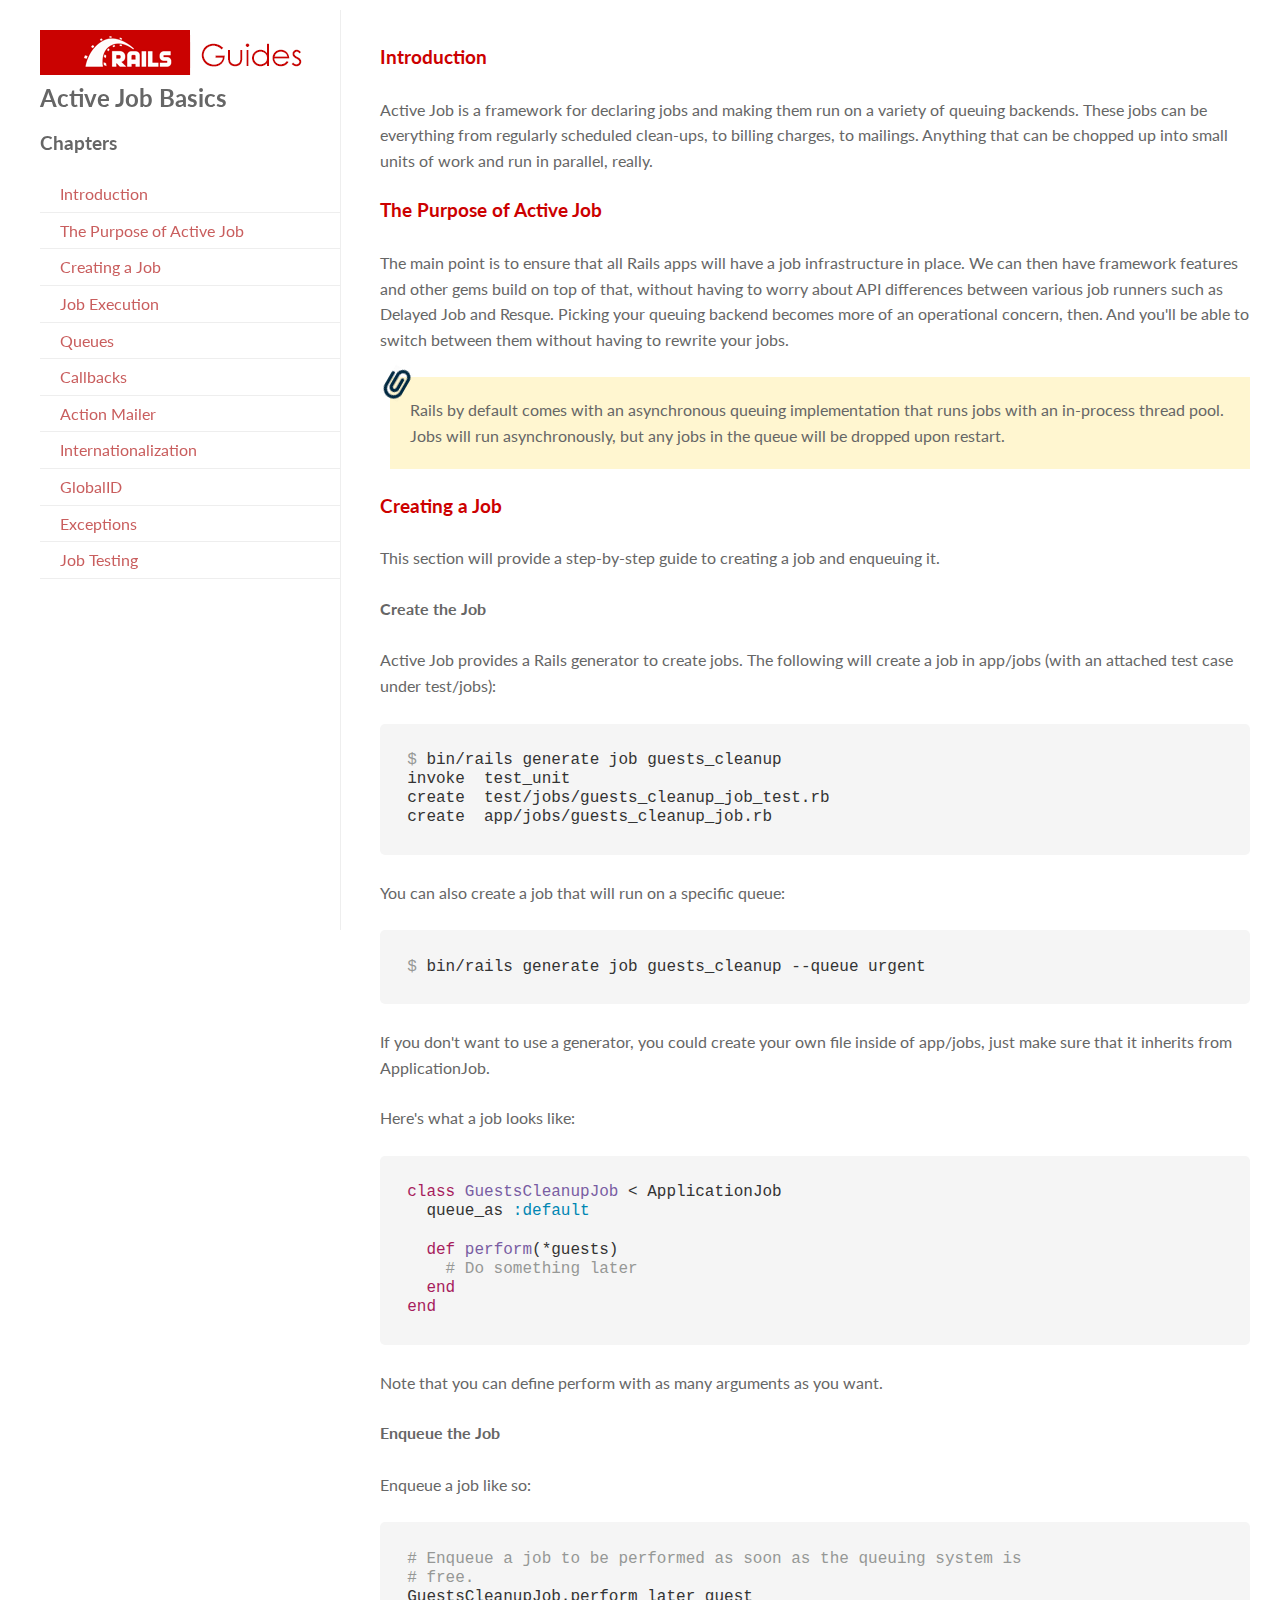
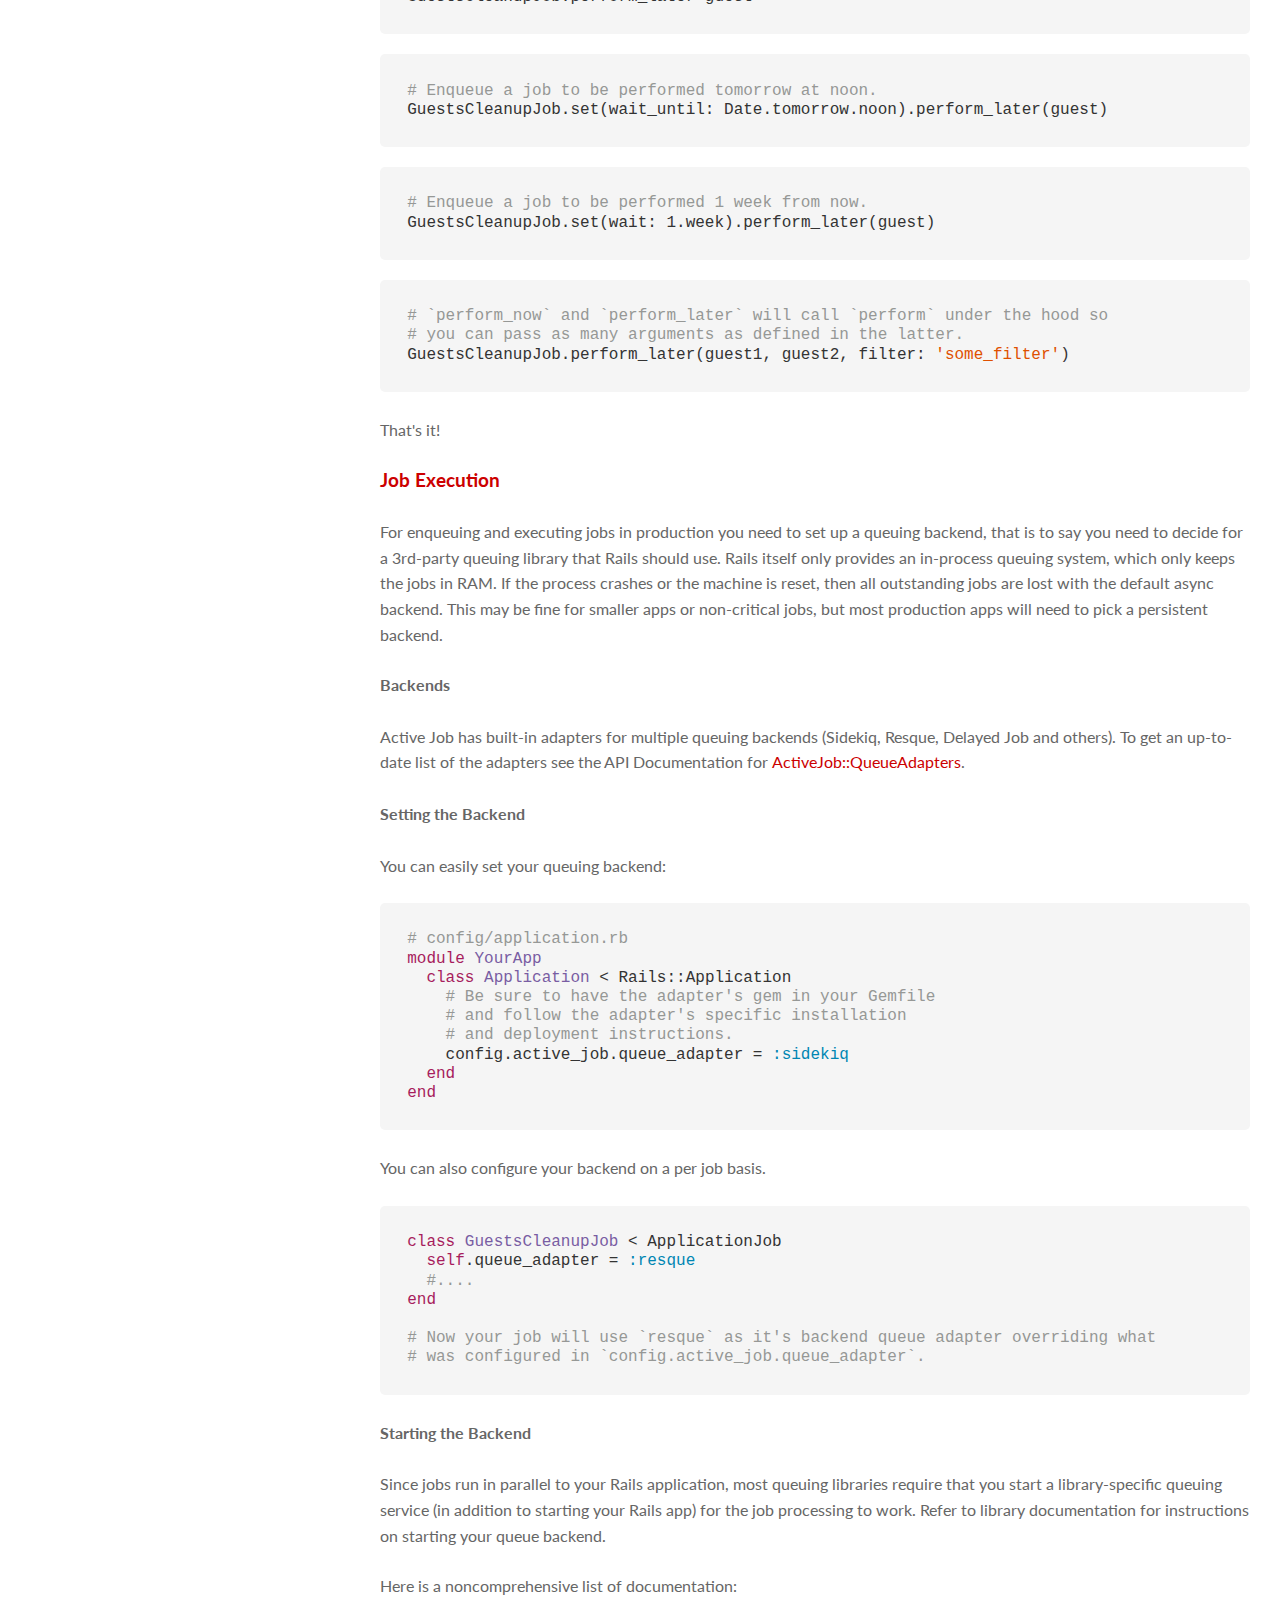
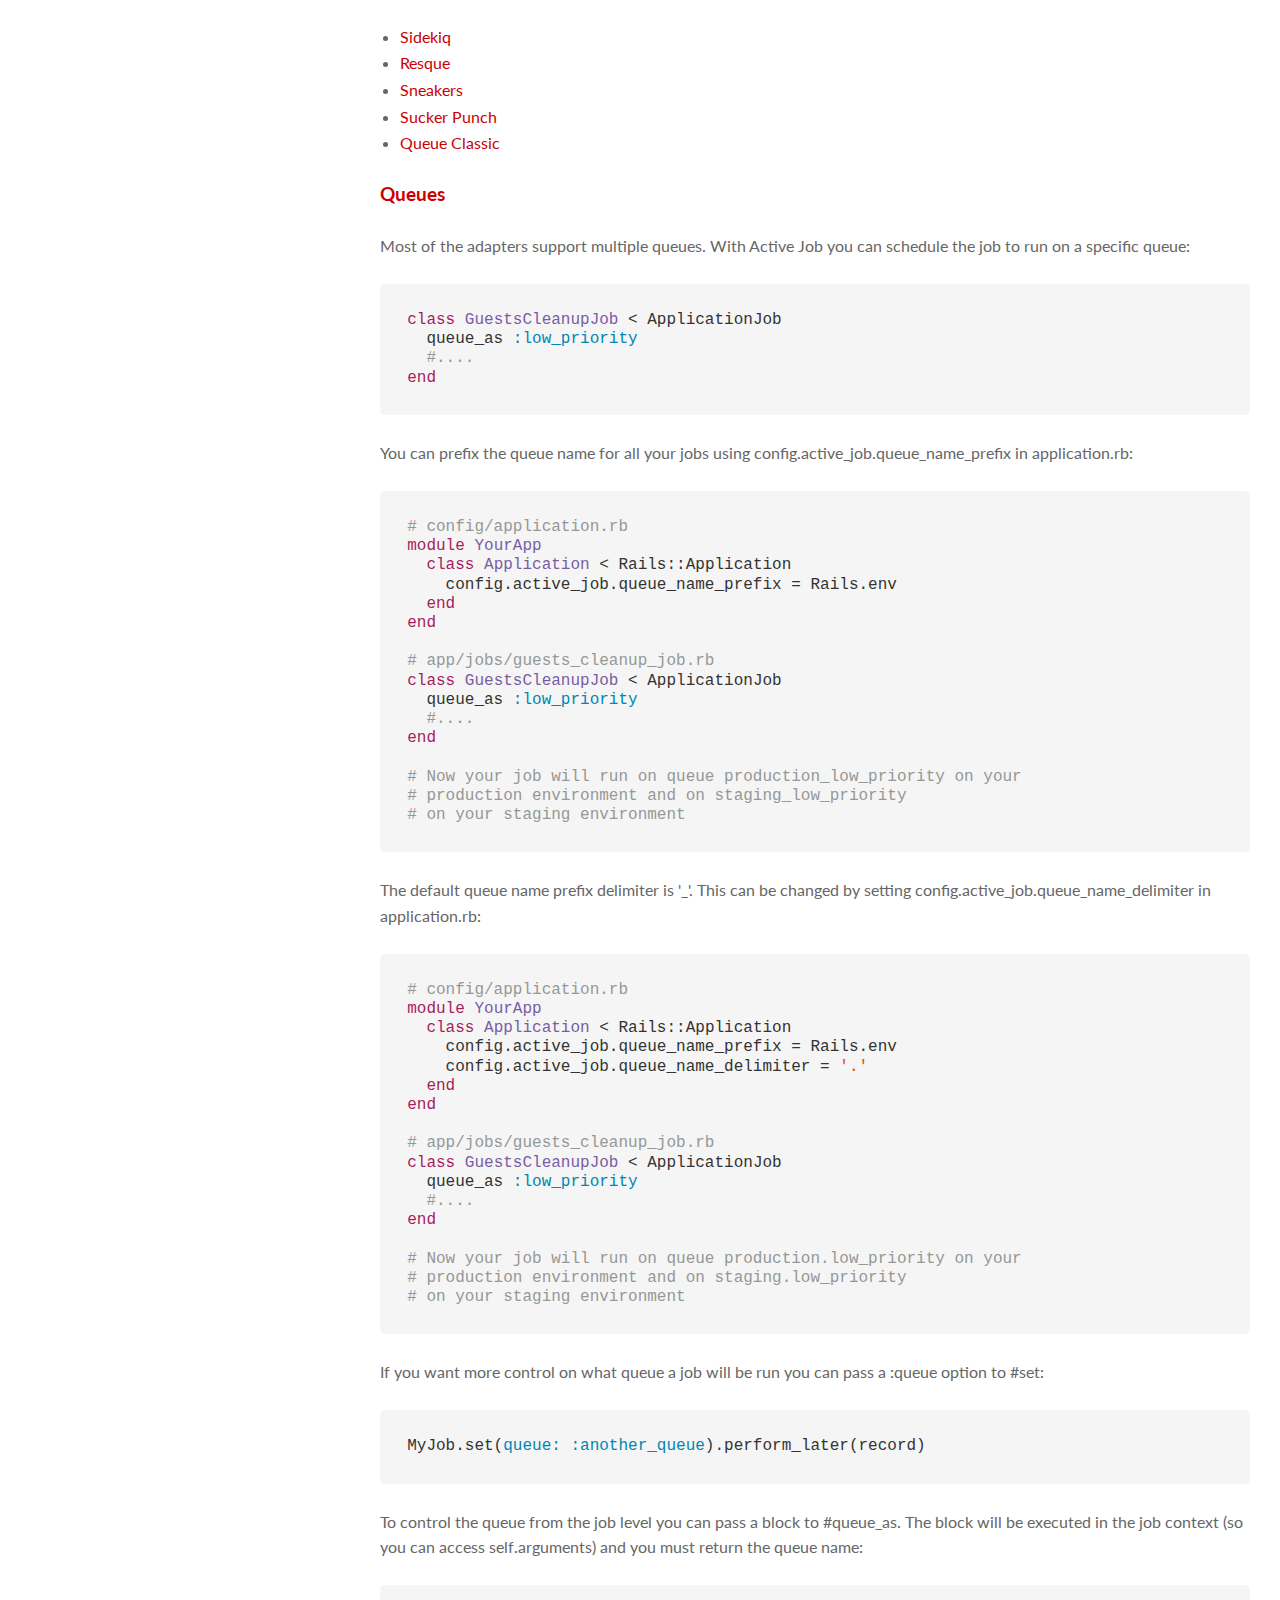
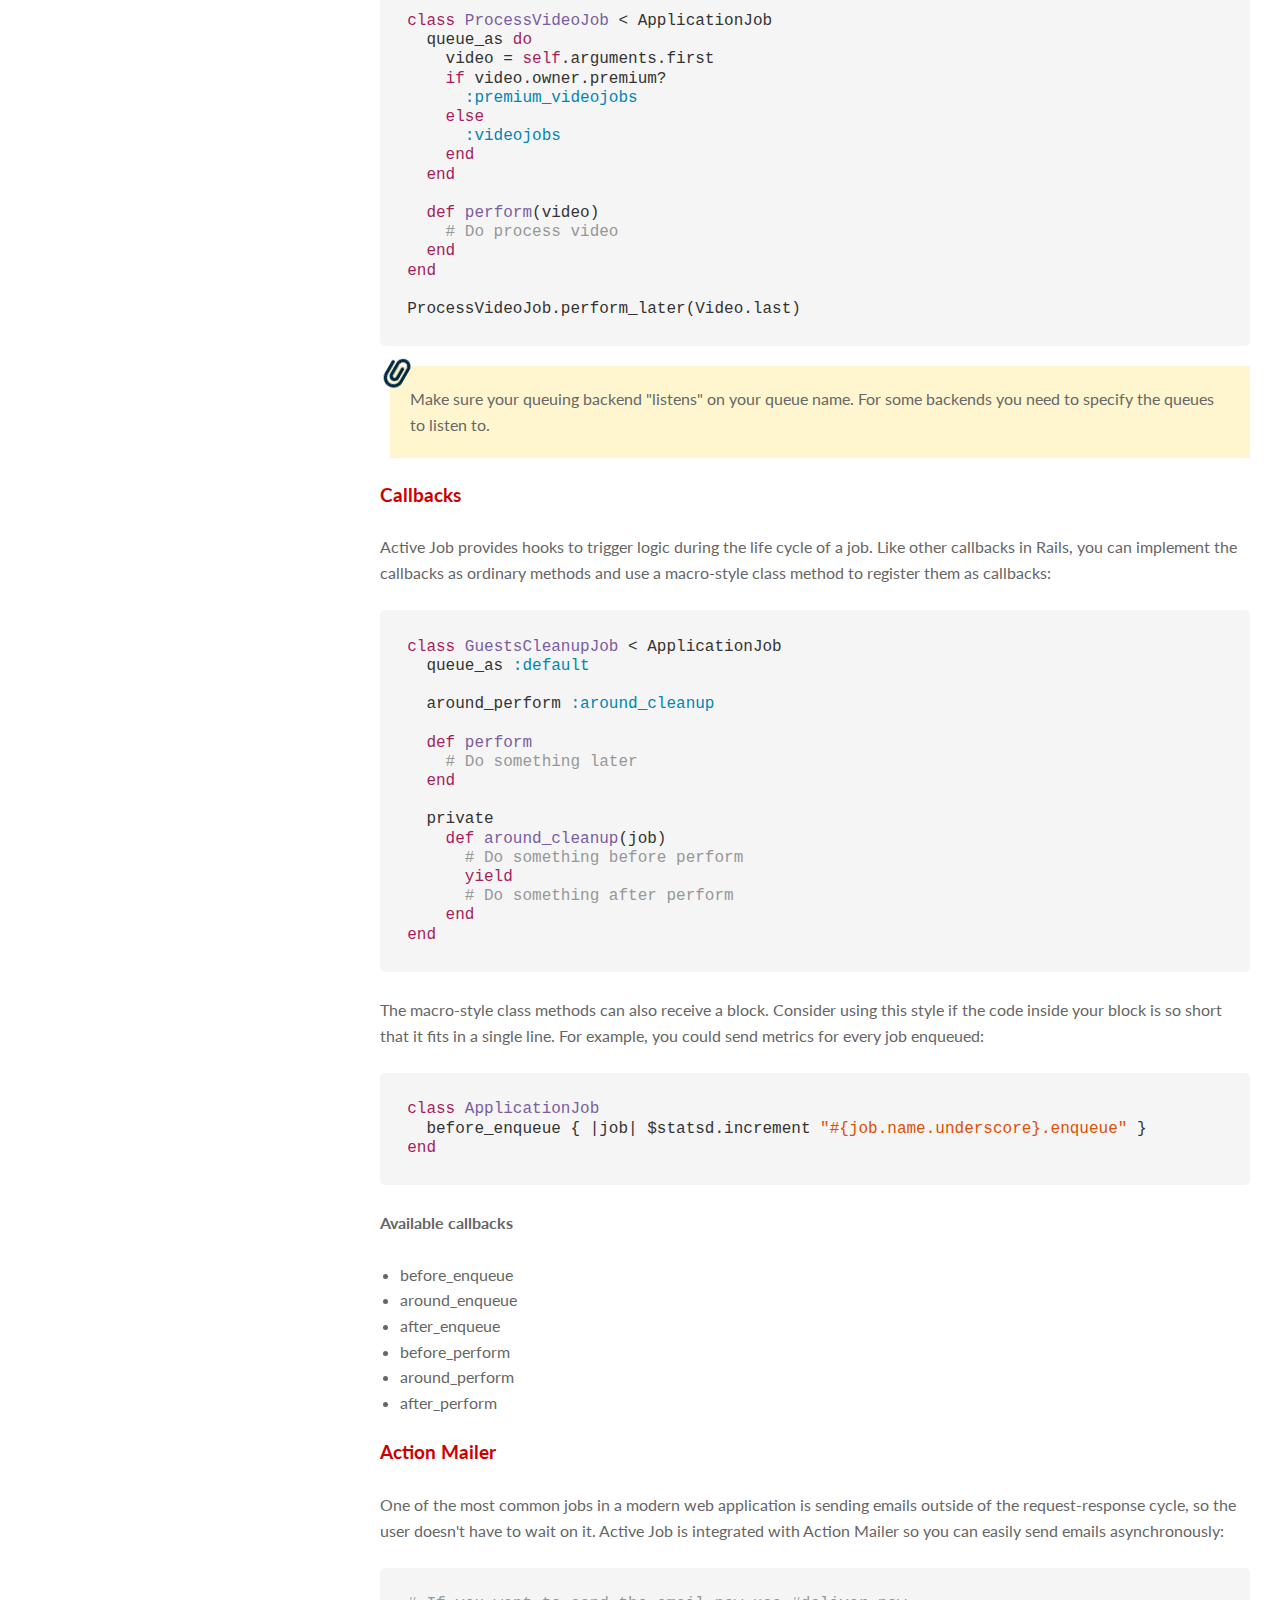
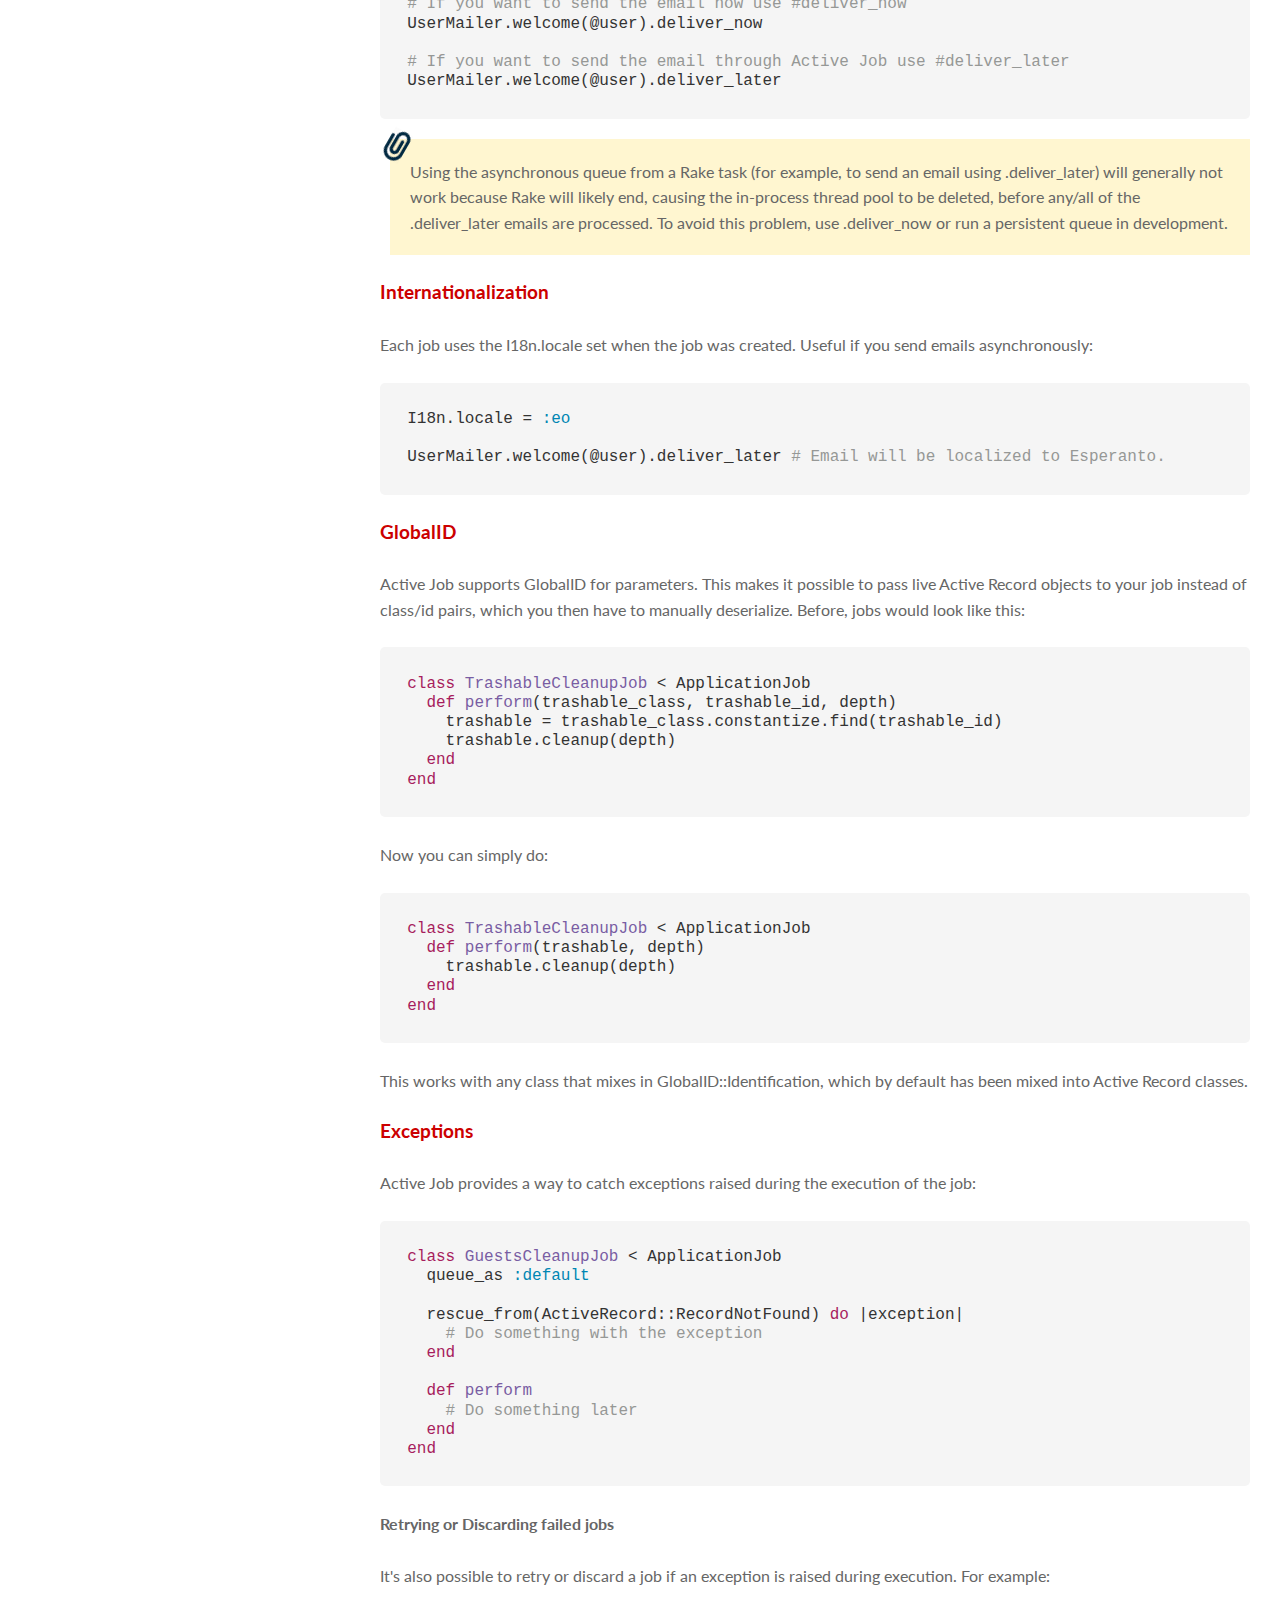
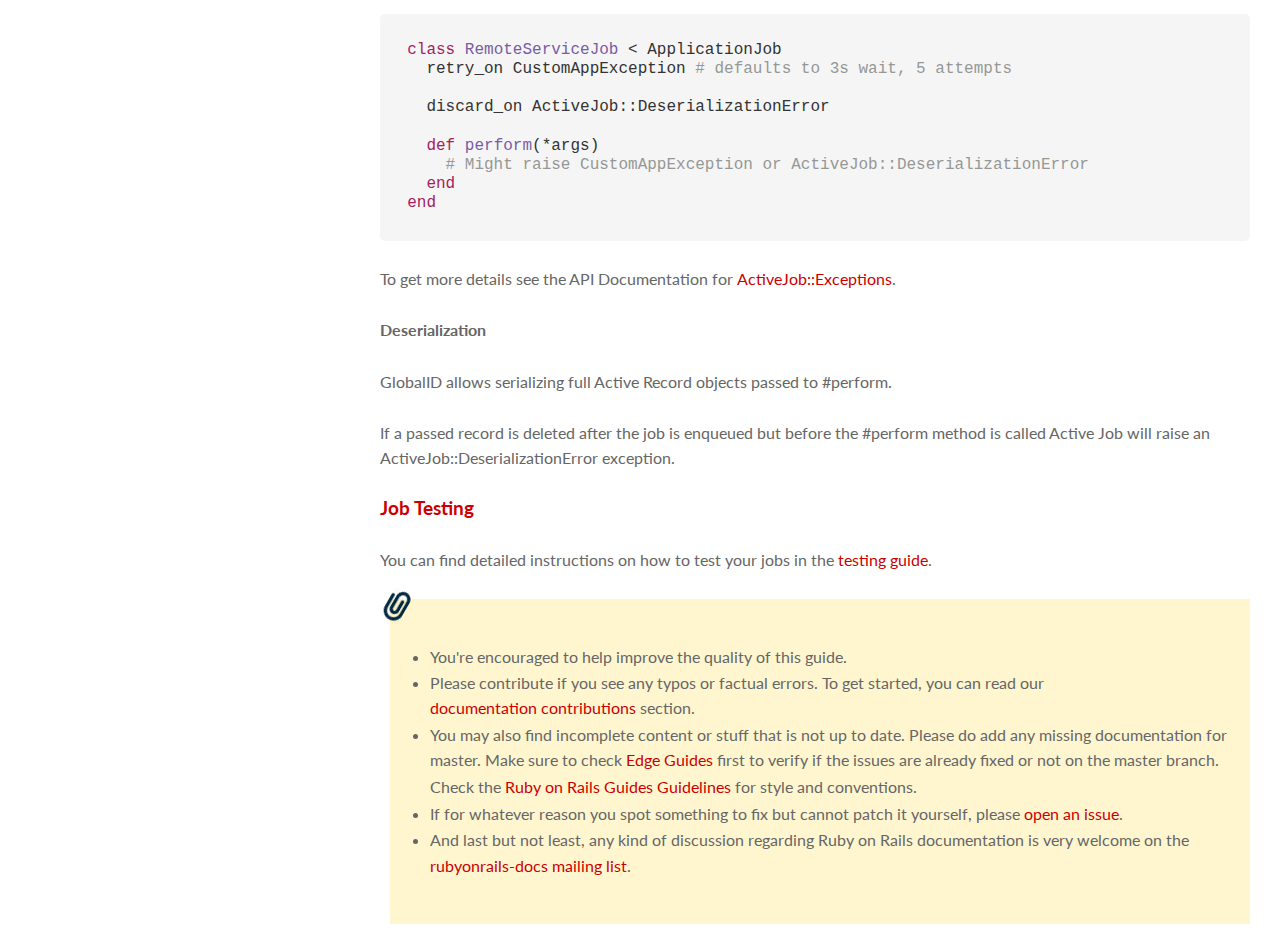
<file: doc/index.html>
<!DOCTYPE html>
<html>
<head>
  <title>Rails Guides - Active Job Basics</title>
  <meta name="viewport" content="width=device-width, initial-scale=1.0">
  <link rel="stylesheet" href="css/github-gist.css">
  <script src="https://code.jquery.com/jquery-3.3.1.min.js"></script>
  <script src="js/highlight.pack.js"></script>
  <script>hljs.initHighlightingOnLoad();</script>
  <link rel="stylesheet" href="https://use.fontawesome.com/releases/v5.4.1/css/all.css">
  <link rel="stylesheet" href="css/style.css">
</head>
<body>
  
<div class="wrapper">
  <nav>
    <header><h1>Rails Guides</h1></header>
    <h2>Active Job Basics</h2>
    <h3 class="hamburger">Chapters</h3>
    <ul class="chapters">
      <li><a href="#Introduction">Introduction</a></li>
      <li><a href="#The-Purpose-of-Active-Job">The Purpose of Active Job</a></li>
      <li><a href="#Creating-a-Job" class="expand">Creating a Job</a>
        <ul class="sub-chapter">
          <li><a href="#Create-the-Job"><i class="fas fa-arrow-right"></i> Create the Job</a></li>
          <li><a href="#Enqueue-the-Job"><i class="fas fa-arrow-right"></i> Enqueue the Job</a></li>
        </ul>
      </li>
      <li><a href="#Job-Execution" class="expand">Job Execution</a>
        <ul class="sub-chapter">
          <li><a href="#Backends"><i class="fas fa-arrow-right"></i> Backends</a></li>
          <li><a href="#Setting-the-Backend"><i class="fas fa-arrow-right"></i> Setting the Backend</a></li>
          <li><a href="#Starting-the-Backend"><i class="fas fa-arrow-right"></i> Starting the Backend</a></li>
        </ul>
      </li>
      <li><a href="#Queues">Queues</a></li>
      <li><a href="#Callbacks" class="expand">Callbacks</a>
        <ul class="sub-chapter">
          <li><a href="#Available-callbacks"><i class="fas fa-arrow-right"></i> Available callbacks</a></li>
        </ul>
      </li>
      <li><a href="#Action-Mailer">Action Mailer</a></li>
      <li><a href="#Internationalization">Internationalization</a></li>
      <li><a href="#GlobalID">GlobalID</a></li>
      <li><a href="#Exceptions" class="expand">Exceptions</a>
        <ul class="sub-chapter">
          <li><a href="#Retrying-or-Discarding-failed-jobs"><i class="fas fa-arrow-right"></i> Retrying or Discarding failed jobs</a></li>
          <li><a href="#Deserialization"><i class="fas fa-arrow-right"></i> Deserialization</a></li>
        </ul>
      </li>
      <li><a href="#Job-Testing">Job Testing</a></li>
    </ul>
  </nav>
  <main>
  
  <h3><a name="Introduction">Introduction</a></h3>
  <p>Active Job is a framework for declaring jobs and making them run on a variety of queuing backends. These jobs can be everything from regularly scheduled clean-ups, to billing charges, to mailings. Anything that can be chopped up into small units of work and run in parallel, really.</p>
  
  <h3><a name="The-Purpose-of-Active-Job">The Purpose of Active Job</a></h3>
  <p>The main point is to ensure that all Rails apps will have a job infrastructure in place. We can then have framework features and other gems build on top of that, without having to worry about API differences between various job runners such as Delayed Job and Resque. Picking your queuing backend becomes more of an operational concern, then. And you'll be able to switch between them without having to rewrite your jobs.</p>
  
  <div class="note">Rails by default comes with an asynchronous queuing implementation that runs jobs with an in-process thread pool. Jobs will run asynchronously, but any jobs in the queue will be dropped upon restart.</div>
  
  <h3><a name="Creating-a-Job">Creating a Job</a></h3>
  <p>This section will provide a step-by-step guide to creating a job and enqueuing it.</p>
  
  <h4><a name="Create-the-Job">Create the Job</a></h4>
  <p>Active Job provides a Rails generator to create jobs. The following will create a job in app/jobs (with an attached test case under test/jobs):</p>
  
  <pre><code class="shell">
  $ bin/rails generate job guests_cleanup
  invoke  test_unit
  create  test/jobs/guests_cleanup_job_test.rb
  create  app/jobs/guests_cleanup_job.rb
  </code></pre>
  
  <p>You can also create a job that will run on a specific queue:</p>
  
  <pre><code class="shell">
  $ bin/rails generate job guests_cleanup --queue urgent
  </code></pre>
  
  <p>If you don't want to use a generator, you could create your own file inside of app/jobs, just make sure that it inherits from ApplicationJob.</p>
  
  <p>Here's what a job looks like:</p>
  
  <pre><code class="ruby">
  class GuestsCleanupJob &lt; ApplicationJob
    queue_as :default
   
    def perform(*guests)
      # Do something later
    end
  end
  </code></pre>
  
  <p>Note that you can define perform with as many arguments as you want.</p>
  
  <h4><a name="Enqueue-the-Job">Enqueue the Job</a></h4>
  <p>Enqueue a job like so:</p>
  
  <pre><code>
  # Enqueue a job to be performed as soon as the queuing system is
  # free.
  GuestsCleanupJob.perform_later guest
  </code></pre>
  
  <pre><code>
  # Enqueue a job to be performed tomorrow at noon.
  GuestsCleanupJob.set(wait_until: Date.tomorrow.noon).perform_later(guest)
  </code></pre>
  
  <pre><code>
  # Enqueue a job to be performed 1 week from now.
  GuestsCleanupJob.set(wait: 1.week).perform_later(guest)
  </code></pre>
  
  <pre><code>
  # `perform_now` and `perform_later` will call `perform` under the hood so
  # you can pass as many arguments as defined in the latter.
  GuestsCleanupJob.perform_later(guest1, guest2, filter: 'some_filter')
  </code></pre>
  
  <p>That's it!</p>
  
  <h3><a name="Job-Execution">Job Execution</a></h3>
  <p>For enqueuing and executing jobs in production you need to set up a queuing backend, that is to say you need to decide for a 3rd-party queuing library that Rails should use. Rails itself only provides an in-process queuing system, which only keeps the jobs in RAM. If the process crashes or the machine is reset, then all outstanding jobs are lost with the default async backend. This may be fine for smaller apps or non-critical jobs, but most production apps will need to pick a persistent backend.</p>
  
  <h4><a name="Backends">Backends</a></h4>
  <p>Active Job has built-in adapters for multiple queuing backends (Sidekiq, Resque, Delayed Job and others). To get an up-to-date list of the adapters see the API Documentation for <a href="http://api.rubyonrails.org/v5.2.1/classes/ActiveJob/QueueAdapters.html" target="_blank">ActiveJob::QueueAdapters</a>.</p>
  
  <h4><a name="Setting-the-Backend">Setting the Backend</a></h4>
  <p>You can easily set your queuing backend:</p>
  
  <pre><code>
  # config/application.rb
  module YourApp
    class Application &lt; Rails::Application
      # Be sure to have the adapter's gem in your Gemfile
      # and follow the adapter's specific installation
      # and deployment instructions.
      config.active_job.queue_adapter = :sidekiq
    end
  end
  </code></pre>
  
  <p>You can also configure your backend on a per job basis.</p>
  
  <pre><code>
  class GuestsCleanupJob &lt; ApplicationJob
    self.queue_adapter = :resque
    #....
  end
   
  # Now your job will use `resque` as it's backend queue adapter overriding what
  # was configured in `config.active_job.queue_adapter`.
  </code></pre>
  
  <h4><a name="Starting-the-Backend">Starting the Backend</a></h4>
  <p>Since jobs run in parallel to your Rails application, most queuing libraries require that you start a library-specific queuing service (in addition to starting your Rails app) for the job processing to work. Refer to library documentation for instructions on starting your queue backend.</p>
  
  <p>Here is a noncomprehensive list of documentation:</p>
  <ul>
    <li><a href="https://github.com/mperham/sidekiq/wiki/Active-Job">Sidekiq</a></li>
    <li><a href="https://github.com/resque/resque/wiki/ActiveJob">Resque</a></li>
    <li><a href="https://github.com/jondot/sneakers/wiki/How-To:-Rails-Background-Jobs-with-ActiveJob">Sneakers</a></li>
    <li><a href="https://github.com/brandonhilkert/sucker_punch#active-job">Sucker Punch</a></li>
    <li><a href="https://github.com/QueueClassic/queue_classic#active-job">Queue Classic</a></li>
  </ul>
  
  <h3><a name="Queues">Queues</a></h3>
  <p>Most of the adapters support multiple queues. With Active Job you can schedule the job to run on a specific queue:</p>
  
  <pre><code>
  class GuestsCleanupJob &lt; ApplicationJob
    queue_as :low_priority
    #....
  end
  </code></pre>
  
  <p>You can prefix the queue name for all your jobs using config.active_job.queue_name_prefix in application.rb:</p>
  
  <pre><code>
  # config/application.rb
  module YourApp
    class Application &lt; Rails::Application
      config.active_job.queue_name_prefix = Rails.env
    end
  end
    
  # app/jobs/guests_cleanup_job.rb
  class GuestsCleanupJob &lt; ApplicationJob
    queue_as :low_priority
    #....
  end
    
  # Now your job will run on queue production_low_priority on your
  # production environment and on staging_low_priority
  # on your staging environment
  </code></pre>
  
  <p>The default queue name prefix delimiter is '_'. This can be changed by setting config.active_job.queue_name_delimiter in application.rb:</p>
  
  <pre><code>
  # config/application.rb
  module YourApp
    class Application &lt; Rails::Application
      config.active_job.queue_name_prefix = Rails.env
      config.active_job.queue_name_delimiter = '.'
    end
  end
    
  # app/jobs/guests_cleanup_job.rb
  class GuestsCleanupJob &lt; ApplicationJob
    queue_as :low_priority
    #....
  end
    
  # Now your job will run on queue production.low_priority on your
  # production environment and on staging.low_priority
  # on your staging environment
  </code></pre>
  
  <p>If you want more control on what queue a job will be run you can pass a :queue option to #set:</p>
  
  <pre><code>
  MyJob.set(queue: :another_queue).perform_later(record)
  </code></pre>
  
  <p>To control the queue from the job level you can pass a block to #queue_as. The block will be executed in the job context (so you can access self.arguments) and you must return the queue name:</p>
  
  <pre><code>
  class ProcessVideoJob &lt; ApplicationJob
    queue_as do
      video = self.arguments.first
      if video.owner.premium?
        :premium_videojobs
      else
        :videojobs
      end
    end
   
    def perform(video)
      # Do process video
    end
  end
   
  ProcessVideoJob.perform_later(Video.last)
  </code></pre>
  
  <div class="note">Make sure your queuing backend "listens" on your queue name. For some backends you need to specify the queues to listen to.</div>
  
  <h3><a name="Callbacks">Callbacks</a></h3>
  <p>Active Job provides hooks to trigger logic during the life cycle of a job. Like other callbacks in Rails, you can implement the callbacks as ordinary methods and use a macro-style class method to register them as callbacks:</p>
  
  <pre><code>
  class GuestsCleanupJob &lt; ApplicationJob
    queue_as :default
   
    around_perform :around_cleanup
   
    def perform
      # Do something later
    end
   
    private
      def around_cleanup(job)
        # Do something before perform
        yield
        # Do something after perform
      end
  end
  </code></pre>
  
  <p>The macro-style class methods can also receive a block. Consider using this style if the code inside your block is so short that it fits in a single line. For example, you could send metrics for every job enqueued:</p>
  
  <pre><code>
  class ApplicationJob
    before_enqueue { |job| $statsd.increment "#{job.name.underscore}.enqueue" }
  end
  </code></pre>
  
  <h4><a name="Available-callbacks">Available callbacks</a></h4>
  <ul>
    <li>before_enqueue</li>
    <li>around_enqueue</li>
    <li>after_enqueue</li>
    <li>before_perform</li>
    <li>around_perform</li>
    <li>after_perform</li>
  </ul>
  
  <h3><a name="Action-Mailer">Action Mailer</a></h3>
  <p>One of the most common jobs in a modern web application is sending emails outside of the request-response cycle, so the user doesn't have to wait on it. Active Job is integrated with Action Mailer so you can easily send emails asynchronously:</p>
  
  <pre><code>
  # If you want to send the email now use #deliver_now
  UserMailer.welcome(@user).deliver_now
    
  # If you want to send the email through Active Job use #deliver_later
  UserMailer.welcome(@user).deliver_later
  </code></pre>
  
  <div class="note">Using the asynchronous queue from a Rake task (for example, to send an email using .deliver_later) will generally not work because Rake will likely end, causing the in-process thread pool to be deleted, before any/all of the .deliver_later emails are processed. To avoid this problem, use .deliver_now or run a persistent queue in development.</div>
  
  <h3><a name="Internationalization">Internationalization</a></h3>
  <p>Each job uses the I18n.locale set when the job was created. Useful if you send emails asynchronously:</p>
  
  <pre><code>
  I18n.locale = :eo
   
  UserMailer.welcome(@user).deliver_later # Email will be localized to Esperanto.
  </code></pre>
  
  <h3><a name="GlobalID">GlobalID</a></h3>
  <p>Active Job supports GlobalID for parameters. This makes it possible to pass live Active Record objects to your job instead of class/id pairs, which you then have to manually deserialize. Before, jobs would look like this:</p>
  
  <pre><code>
  class TrashableCleanupJob &lt; ApplicationJob
    def perform(trashable_class, trashable_id, depth)
      trashable = trashable_class.constantize.find(trashable_id)
      trashable.cleanup(depth)
    end
  end
  </code></pre>
  
  <p>Now you can simply do:</p>
  
  <pre><code>
  class TrashableCleanupJob &lt; ApplicationJob
    def perform(trashable, depth)
      trashable.cleanup(depth)
    end
  end
  </code></pre>
  
  <p>This works with any class that mixes in GlobalID::Identification, which by default has been mixed into Active Record classes.</p>
  
  <h3><a name="Exceptions">Exceptions</a></h3>
  <p>Active Job provides a way to catch exceptions raised during the execution of the job:</p>
  
  <pre><code>
  class GuestsCleanupJob &lt; ApplicationJob
    queue_as :default
   
    rescue_from(ActiveRecord::RecordNotFound) do |exception|
      # Do something with the exception
    end
   
    def perform
      # Do something later
    end
  end
  </code></pre>
  
  <h4><a name="Retrying-or-Discarding-failed-jobs">Retrying or Discarding failed jobs</a></h4>
  <p>It's also possible to retry or discard a job if an exception is raised during execution. For example:</p>
  
  <pre><code>
  class RemoteServiceJob &lt; ApplicationJob
    retry_on CustomAppException # defaults to 3s wait, 5 attempts
   
    discard_on ActiveJob::DeserializationError
   
    def perform(*args)
      # Might raise CustomAppException or ActiveJob::DeserializationError
    end
  end
  </code></pre>
  
  <p>To get more details see the API Documentation for <a href="http://api.rubyonrails.org/v5.2.1/classes/ActiveJob/Exceptions/ClassMethods.html" target="_blank">ActiveJob::Exceptions</a>.</p>
  
  <h4><a name="Deserialization">Deserialization</a></h4>
  <p>GlobalID allows serializing full Active Record objects passed to #perform.</p>
  
  <p>If a passed record is deleted after the job is enqueued but before the #perform method is called Active Job will raise an ActiveJob::DeserializationError exception.</p>
  
  <h3><a name="Job-Testing">Job Testing</a></h3>
  <p>You can find detailed instructions on how to test your jobs in the <a href="https://guides.rubyonrails.org/testing.html#testing-jobs" target="_blank">testing guide</a>.</p>
  
  <footer class="note">
    <ul>
      <li>You're encouraged to help improve the quality of this guide.</li>
      <li>Please contribute if you see any typos or factual errors. To get started, you can read our <a href="http://edgeguides.rubyonrails.org/contributing_to_ruby_on_rails.html#contributing-to-the-rails-documentation" target="_blank">documentation contributions</a> section.</li>
      <li>You may also find incomplete content or stuff that is not up to date. Please do add any missing documentation for master. Make sure to check <a href="http://edgeguides.rubyonrails.org/" target="blank">Edge Guides</a> first to verify if the issues are already fixed or not on the master branch. Check the <a href="https://guides.rubyonrails.org/ruby_on_rails_guides_guidelines.html" target="blank">Ruby on Rails Guides Guidelines</a> for style and conventions. </li>
      <li> If for whatever reason you spot something to fix but cannot patch it yourself, please <a href="https://github.com/rails/rails/issues" target="_blank">open an issue</a>.</li>
      <li>And last but not least, any kind of discussion regarding Ruby on Rails documentation is very welcome on the <a href="https://groups.google.com/forum/#!forum/rubyonrails-docs" target="_blank">rubyonrails-docs mailing list</a>.</li>
    </ul>
  </footer>
    
  </main>
</div>
<script src="js/main.js"></script>
</body>
</html>
</file>
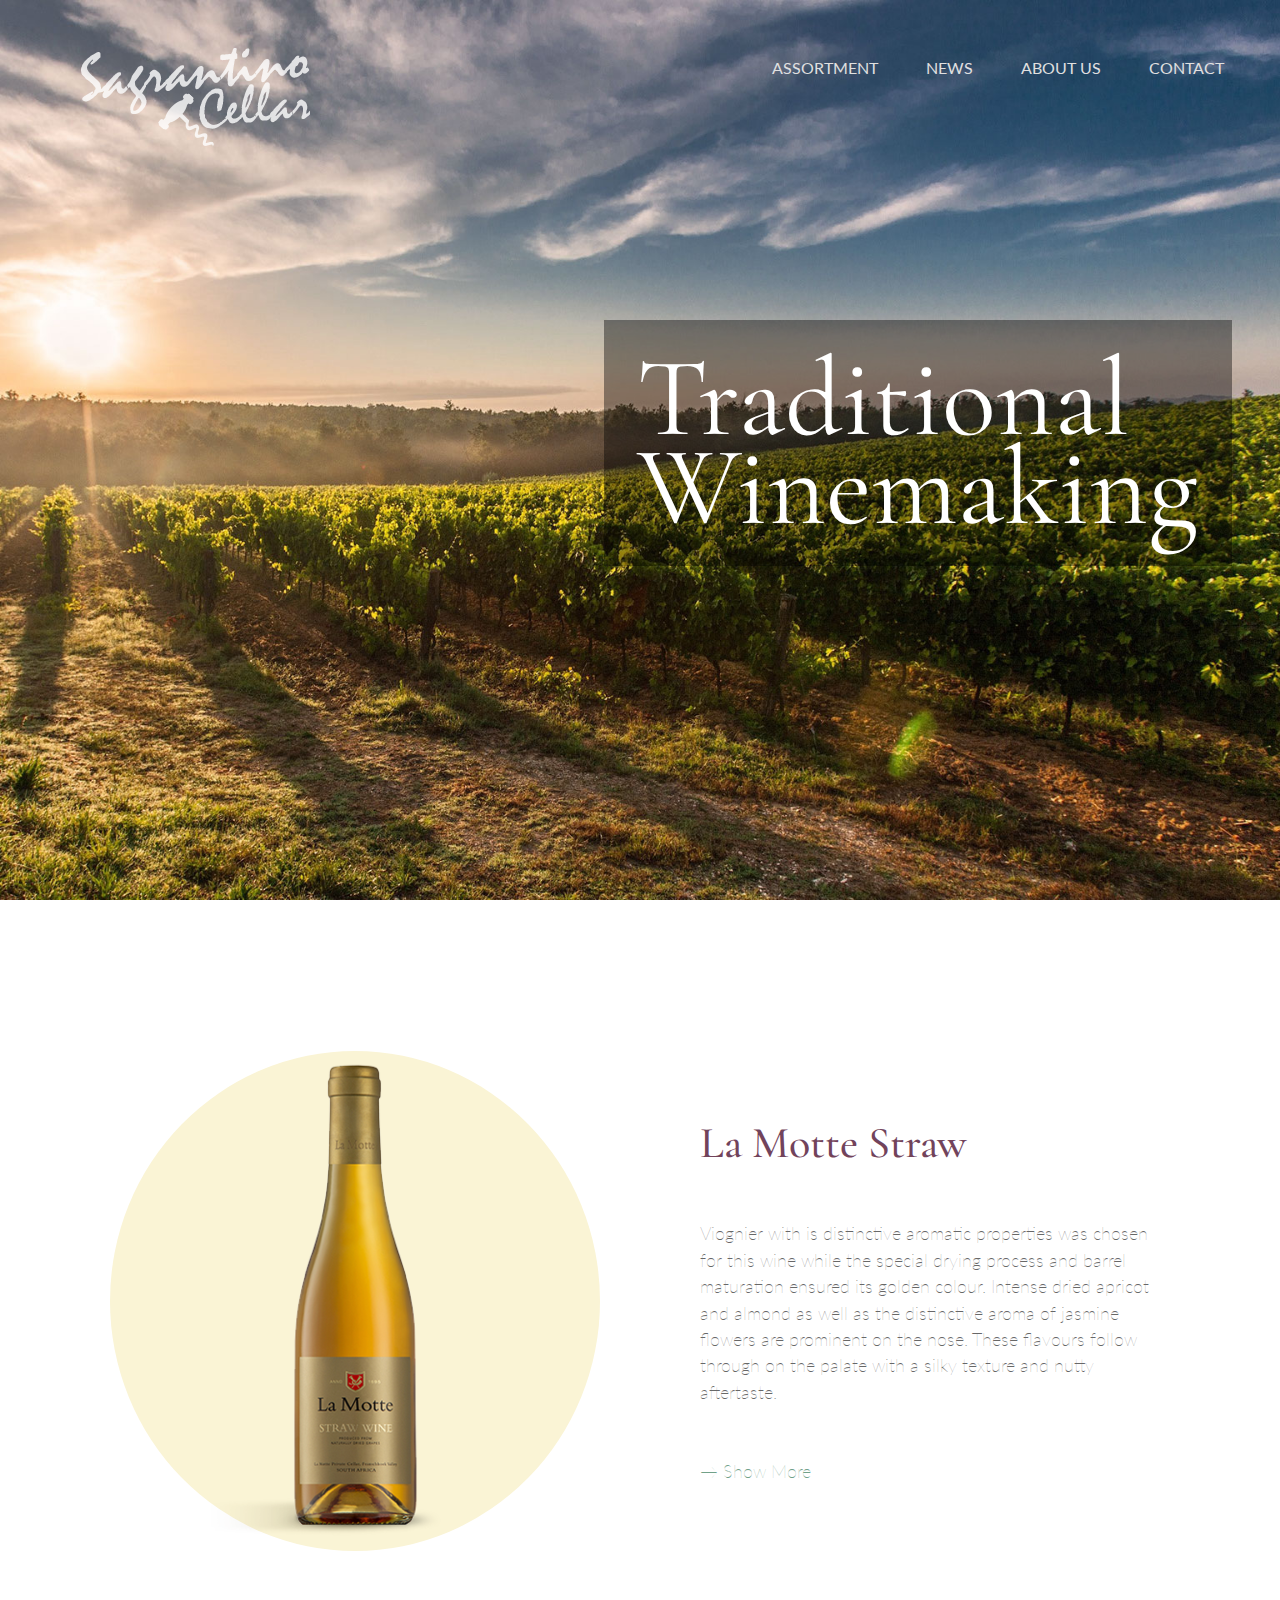
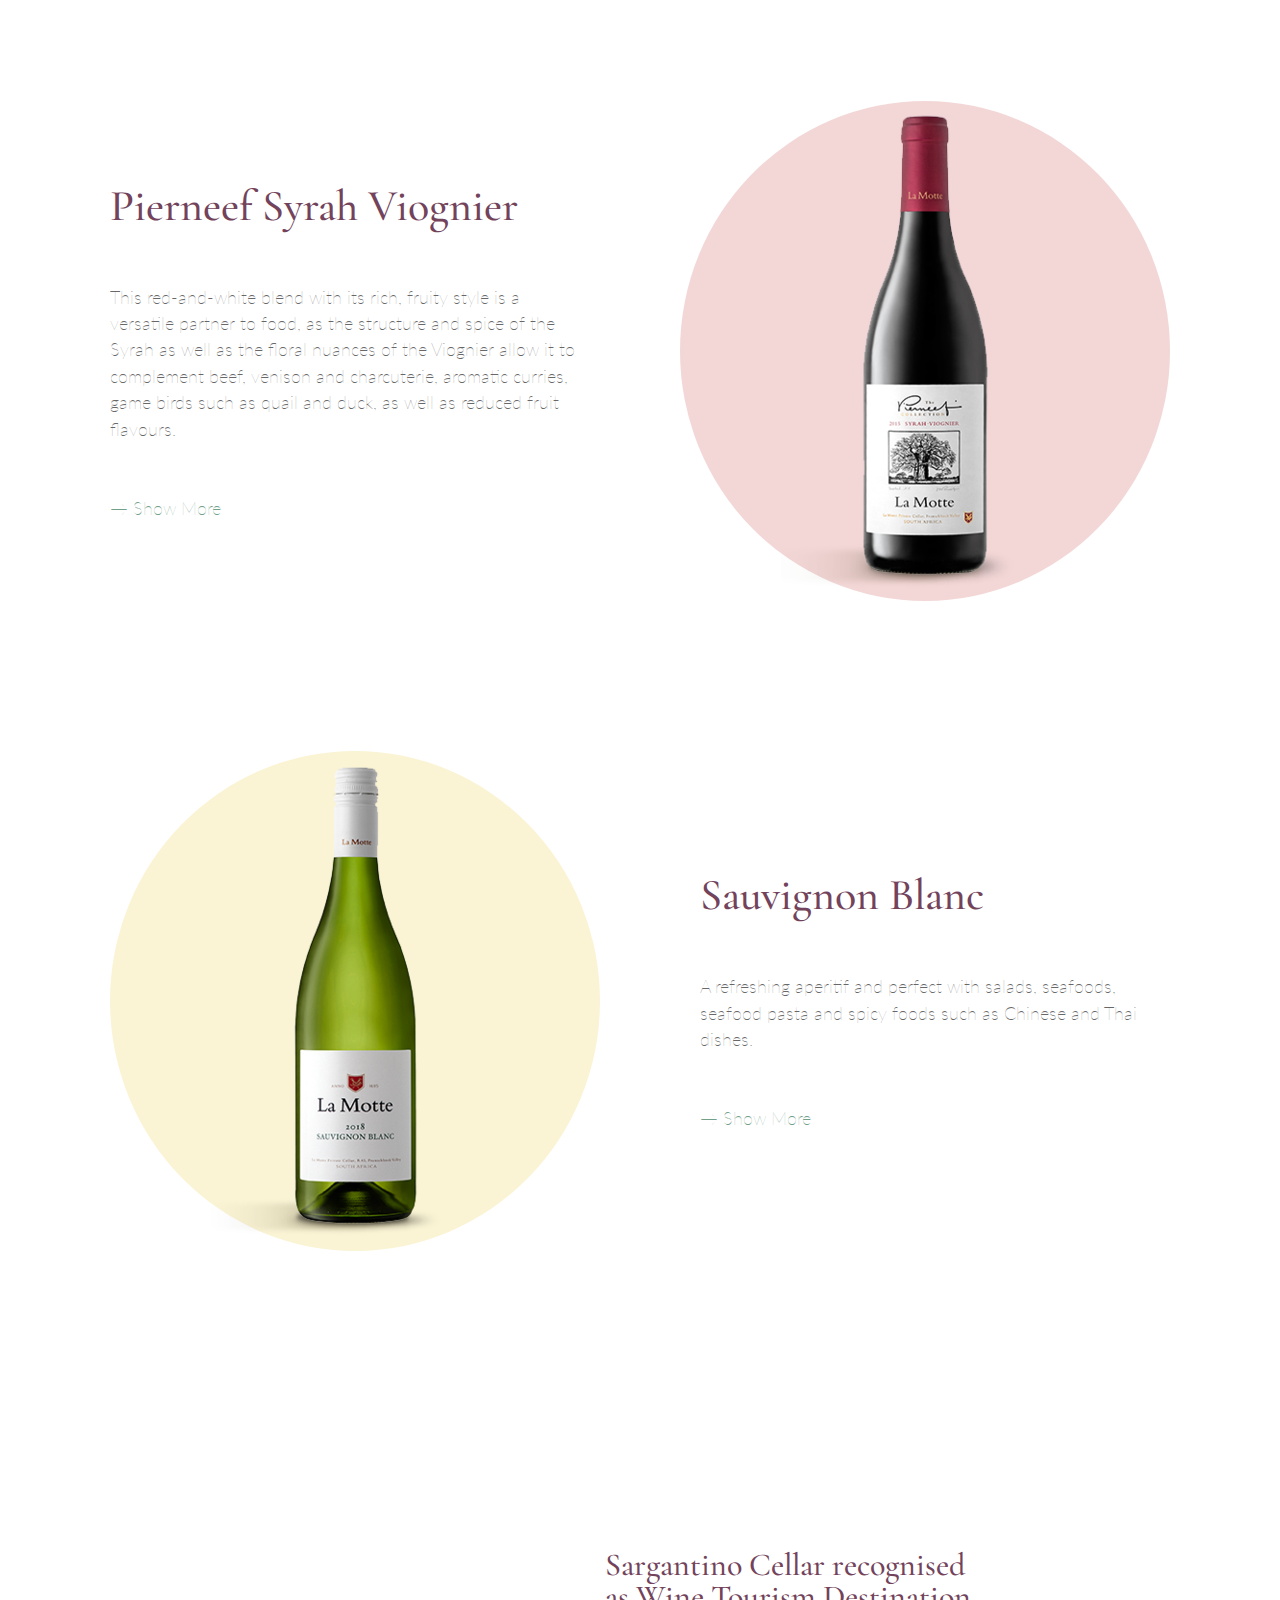
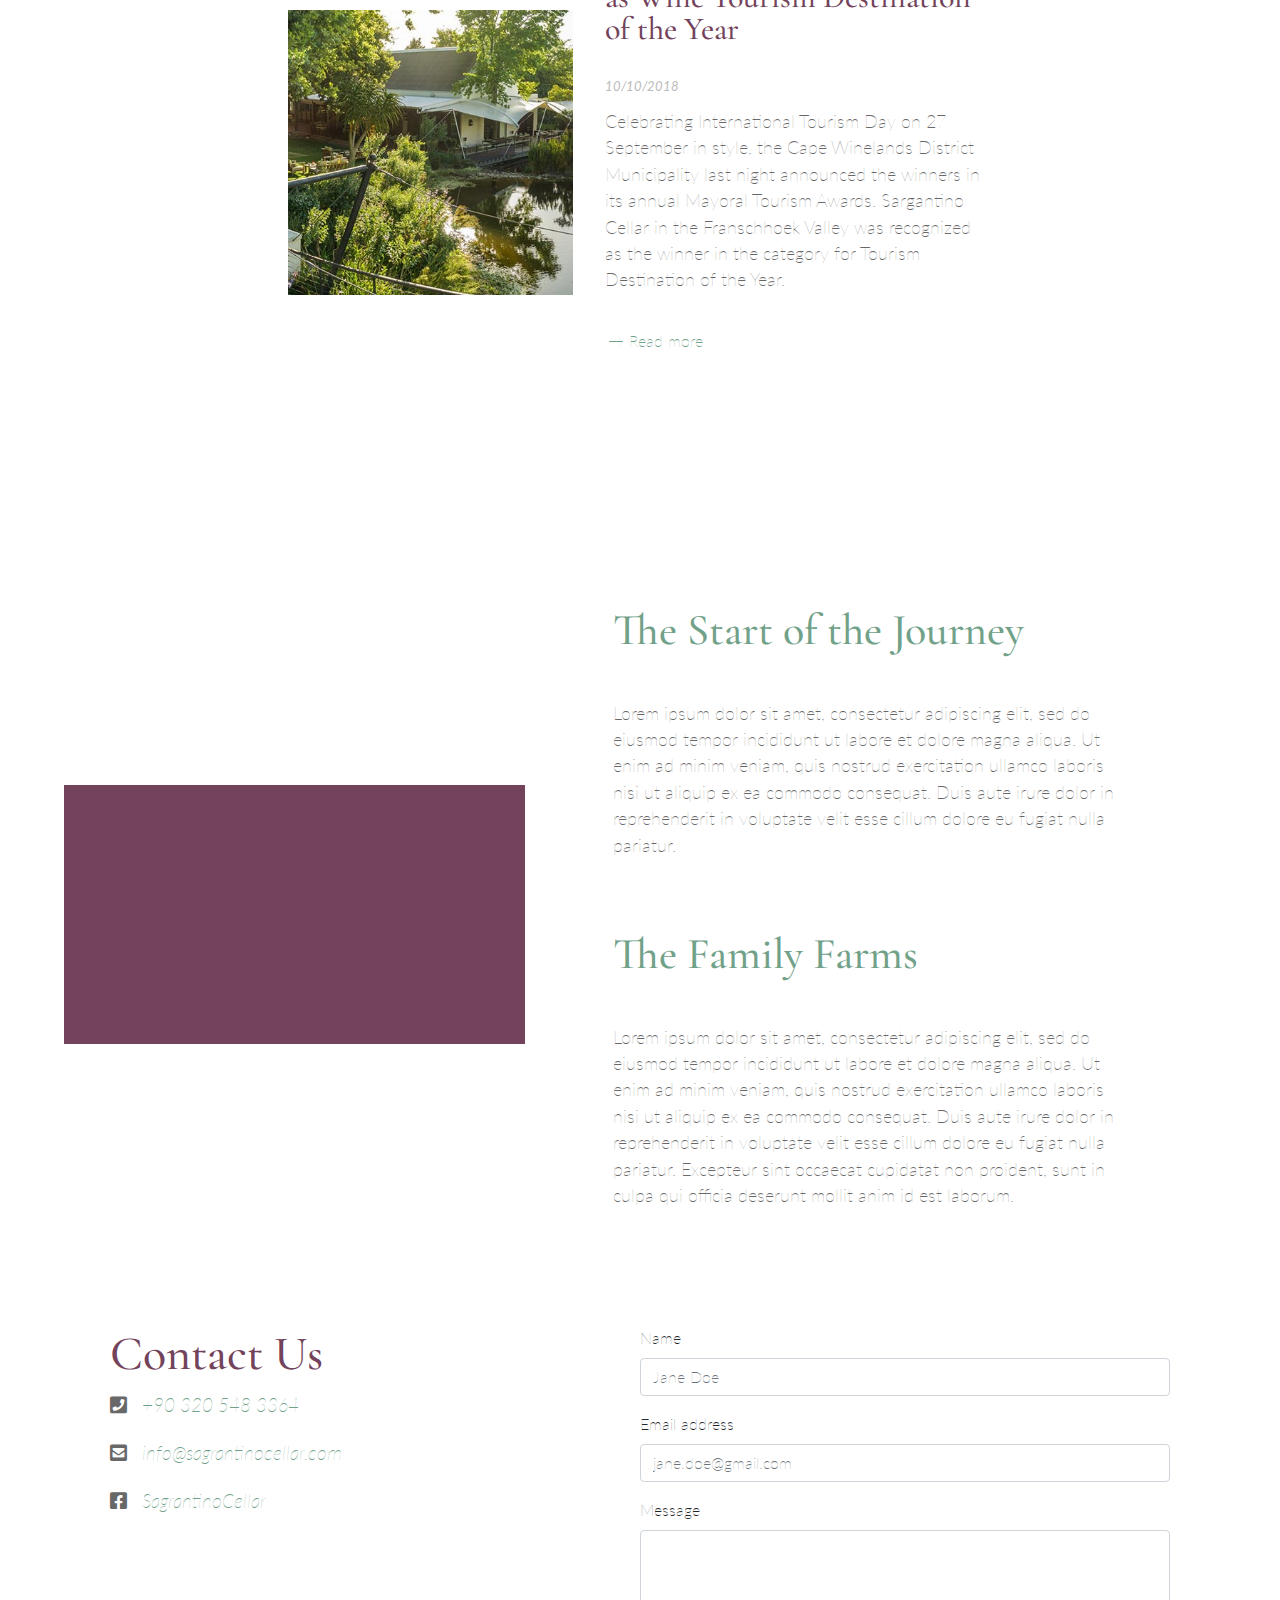
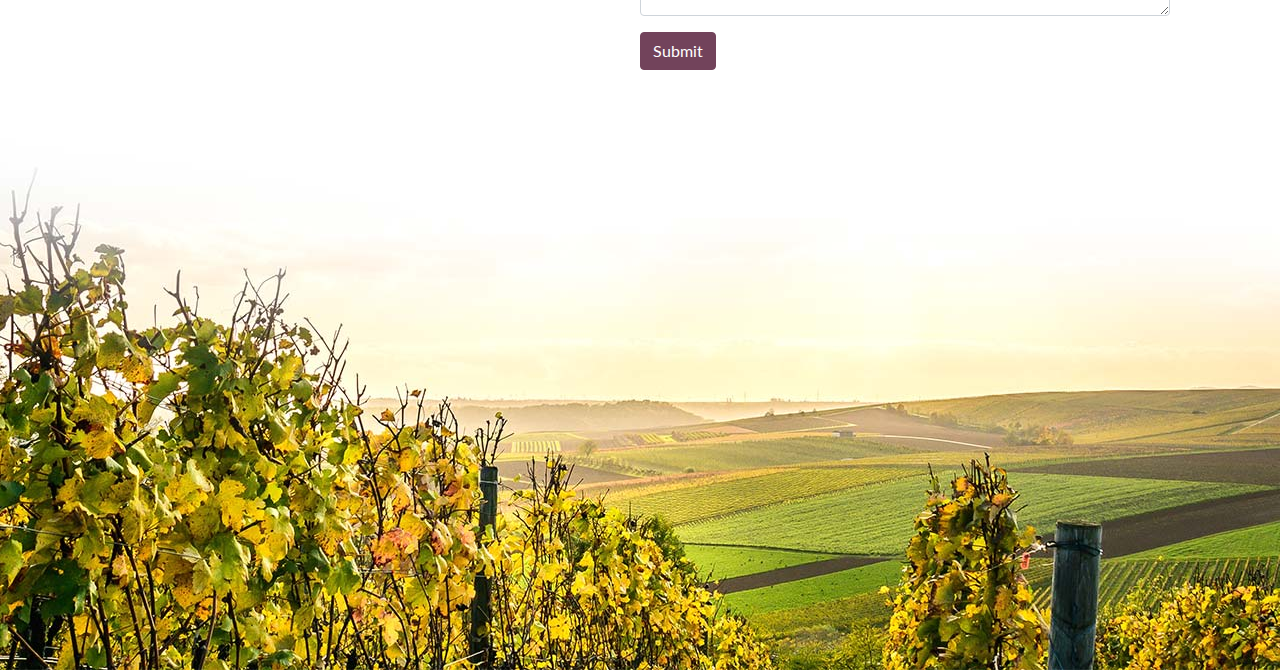
<file: landing/index.html>
<!DOCTYPE html>
<html lang="en">
<head>
    <meta charset="UTF-8">
    <meta name="viewport" content="width=device-width, initial-scale=1.0">
    <link rel="stylesheet" href="https://stackpath.bootstrapcdn.com/bootstrap/4.1.3/css/bootstrap.min.css">
    <link rel="stylesheet" href="https://use.fontawesome.com/releases/v5.3.1/css/all.css">
    <link rel="stylesheet" href="style.css">
    <link rel="stylesheet" href="responsive.css">
    <title>Sagrantino Cellar</title>
</head>
<body>
    <header id="header">
        <nav class="scroll-navbar">
            <a href="#header"><img src="img/sagrantino-cellar-logo-white.png" alt="Sagrantino Cellar" id="scroll-logo"></a>
            <ul>
                <li><a class="nav-link" href="#assortment">Assortment</a></li>
                <li><a class="nav-link" href="#news">News</a></li>
                <li><a class="nav-link" href="#about">About Us</a></li>
                <li><a class="nav-link" href="#contact">Contact</a></li>
            </ul>
        </nav>
        <img src="img/sagrantino-cellar-logo-white.png" id="header-img">
        <nav id="nav-bar">
            <ul>
                <li><a class="nav-link" href="#assortment">Assortment</a></li>
                <li><a class="nav-link" href="#news">News</a></li>
                <li><a class="nav-link" href="#about">About Us</a></li>
                <li><a class="nav-link" href="#contact">Contact</a></li>
            </ul>
        </nav>
        <div class="slogan">
            <h1>Traditional<br>Winemaking</h1>
        </div>
    </header>
    <main>
        <div id="assortment">
            <article class="sortItem">
                <div class="sortImg white">
                    <img src="img/La-Motte_Straw_large.png" alt="La Motte Straw">
                </div>
                <div class="sortDesc">
                    <h2>La Motte Straw</h2>
                    <p>
                        Viognier with is distinctive aromatic properties was chosen for this wine while the special drying process and barrel maturation ensured its golden colour. Intense dried apricot and almond as well as the distinctive aroma of jasmine flowers are prominent on the nose. These flavours follow through on the palate with a silky texture and nutty aftertaste.
                    </p>
                    <a href="#" class="moreArr">&rarr; Show More</a>
                </div>
            </article>
            <article class="sortItem reverseFlex">
                <div class="sortImg red">
                    <img src="img/2015_Pierneef_Shiraz_Viognier_large.png" alt="Pierneef Syrah Viognier">
                </div>
                <div class="sortDesc">
                    <h2>Pierneef Syrah Viognier</h2>
                    <p>
                        This red-and-white blend with its rich, fruity style is a versatile partner to food, as the structure and spice of the Syrah as well as the floral nuances of the Viognier allow it to complement beef, venison and charcuterie, aromatic curries, game birds such as quail and duck, as well as reduced fruit flavours.
                    </p>
                    <a href="#" class="moreArr">&rarr; Show More</a>
                </div>
            </article>
            <article class="sortItem">
                <div class="sortImg white">
                    <img src="img/La-Motte-Sauvignon-Blanc_large.png" alt="La Motte Sauvignon Blanc">
                </div>
                <div class="sortDesc">
                    <h2>Sauvignon Blanc</h2>
                    <p>
                        A refreshing aperitif and perfect with salads, seafoods, seafood pasta and spicy foods such as Chinese and Thai dishes.
                    </p>
                    <a href="#" class="moreArr">&rarr; Show More</a>
                </div>
            </article>
        </div>
        <div id="news">
            <div class="postPreview">
                <div class="postImg">
                    <img src="img/La_Motte_Courtyard_for_Garden_Menu_13.jpg" alt="Sargantino Courtyard">
                </div>
                <div class="postDesc">
                    <a href="#"><h3>Sargantino Cellar recognised as Wine Tourism Destination of the Year</h3></a>
                    <small>10/10/2018</small>
                    <p>
                        Celebrating International Tourism Day on 27 September in style, the Cape Winelands District Municipality last night announced the winners in its annual Mayoral Tourism Awards. Sargantino Cellar in the Franschhoek Valley was recognized as the winner in the category for Tourism Destination of the Year.
                    </p>
                    <a href="#" class="readMore">&rarr; Read more</a>
                </div>
            </div>
        </div>
        <div id="about">
            <div class="title">
                <!-- <h2>About Us</h2> -->
                <div style="padding:56.25% 0 0 0;position:relative;"><iframe id="video" src="https://player.vimeo.com/video/16355819?title=0&byline=0&portrait=0" style="position:absolute;top:0;left:0;width:100%;height:100%;" frameborder="0" webkitallowfullscreen mozallowfullscreen allowfullscreen></iframe></div><script src="https://player.vimeo.com/api/player.js"></script>
            </div>
            <div class="aboutDesc">
                <h3>The Start of the Journey</h3>
                <p class="firstP">
                    Lorem ipsum dolor sit amet, consectetur adipiscing elit, sed do eiusmod tempor incididunt ut labore et dolore magna aliqua. Ut enim ad minim veniam, quis nostrud exercitation ullamco laboris nisi ut aliquip ex ea commodo consequat. Duis aute irure dolor in reprehenderit in voluptate velit esse cillum dolore eu fugiat nulla pariatur.
                </p>
                <h3>The Family Farms</h3>
                <p>
                    Lorem ipsum dolor sit amet, consectetur adipiscing elit, sed do eiusmod tempor incididunt ut labore et dolore magna aliqua. Ut enim ad minim veniam, quis nostrud exercitation ullamco laboris nisi ut aliquip ex ea commodo consequat. Duis aute irure dolor in reprehenderit in voluptate velit esse cillum dolore eu fugiat nulla pariatur. Excepteur sint occaecat cupidatat non proident, sunt in culpa qui officia deserunt mollit anim id est laborum.
                </p>
            </div>
        </div>
        <div id="contact">
            <div class="contact-col">
                <h2>Contact Us</h2>
                <ul>
                    <li><i class="fas fa-phone-square"></i> <a href="#">+90 320 548 3364</a></li>
                    <li><i class="fas fa-envelope-square"></i> <a href="#">info@sagrantinocellar.com</a></li>
                    <li><i class="fab fa-facebook-square"></i> <a href="#">SagrantinoCellar</a></li>
                </ul>
            </div>
            <div class="contact-col">
                <form id="form" action="https://www.freecodecamp.com/email-submit">
                    <div class="form-group">
                        <label for="exampleFormControlInput1">Name</label>
                        <input type="text" class="form-control" id="name" placeholder="Jane Doe" required>
                    </div>
                    <div class="form-group">
                        <label for="exampleFormControlInput1">Email address</label>
                        <input type="email" name ="email" class="form-control" id="email" placeholder="jane.doe@gmail.com" required>
                    </div>
                    <div class="form-group">
                        <label for="message">Message</label>
                        <textarea class="form-control" id="message" rows="3" required></textarea>
                    </div>
                    <input type="submit" id="submit" class="btn btn-primary">
                </form>
            </div>
        </div>
    </main>
    <footer></footer>
    <script src="https://code.jquery.com/jquery-3.3.1.min.js"></script>
    <script src="main.js"></script>
    <!-- <script src="https://cdn.freecodecamp.org/testable-projects-fcc/v1/bundle.js"></script> -->
</body>
</html>
</file>
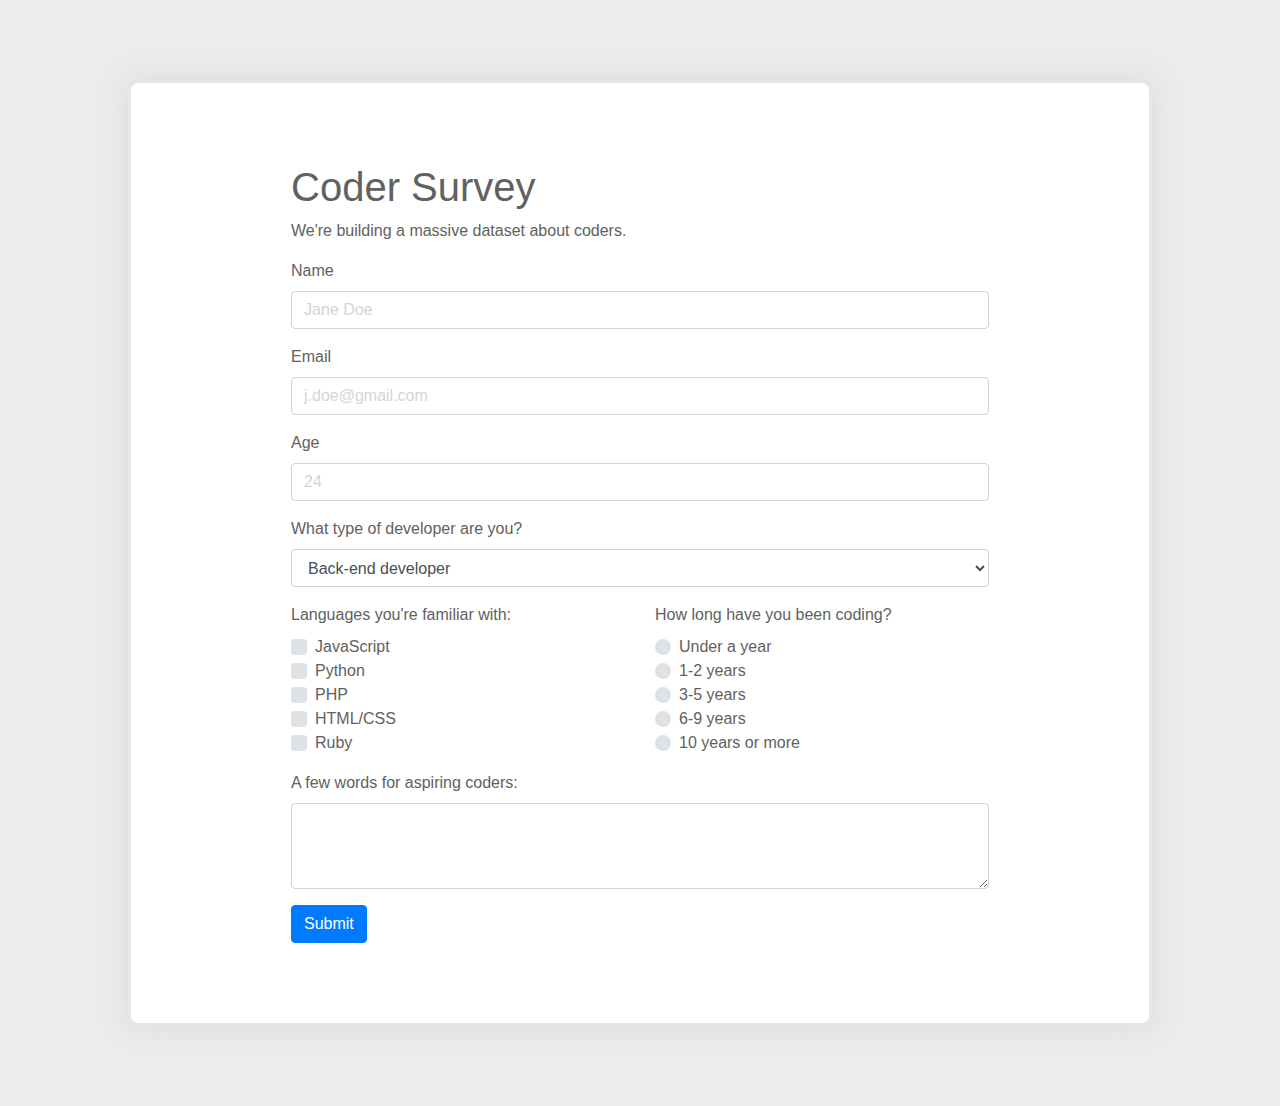
<file: survey/index.html>
<!DOCTYPE html>
<html lang="en">
<head>
  <meta charset="UTF-8">
  <meta name="viewport" content="width=device-width, initial-scale=1">
  <link rel="stylesheet" href="https://stackpath.bootstrapcdn.com/bootstrap/4.1.3/css/bootstrap.min.css">
  <link rel="stylesheet" href="style.css">
  <title>Coder Survey</title>
</head>
<body>
  <main>
    <h1 id="title">Coder Survey</h1>
    <p id="description">
      We're building a massive dataset about coders.
    </p>
    <form action="#" id="survey-form">
      <div class="form-group">
        <label for="name" id="name-label">Name</label>
        <input type="text" name="name" id="name" class="form-control" placeholder="Jane Doe" required>
      </div>
      <div class="form-group">
        <label for="email"id="email-label">Email</label>
        <input type="email" name="email" id="email" class="form-control" placeholder="j.doe@gmail.com" required>
      </div>
      <div class="form-group">
        <label for="age" id="number-label">Age</label>
        <input type="number" name="age" id="number" min="10" max="90" class="form-control" placeholder="24">
      </div>
      <div class="form-group">
        <label for="dropdown">What type of developer are you?</label>
        <select name="developer" id="dropdown" class="form-control" >
          <option value="backend">Back-end developer</option>
          <option value="frontend">Front-end developer</option>
          <option value="fullstack">Full-stack developer</option>
          <option value="mobile">Mobile developer</option>
          <option value="desktop-enterprise">Desktop or enterprise developer</option>
        </select>
      </div>
      <div class="form-group row">
        <div class="col">
          <label for="languages">Languages you're familiar with:</label>
          <div class="custom-control custom-checkbox">
            <input type="checkbox" class="custom-control-input" id="js" value="js">
            <label class="custom-control-label" for="js">JavaScript</label>
          </div>
          <div class="custom-control custom-checkbox">
            <input type="checkbox" class="custom-control-input" id="py" value="py">
            <label class="custom-control-label" for="py">Python</label>
          </div>
          <div class="custom-control custom-checkbox">
            <input type="checkbox" class="custom-control-input" id="php" value="php">
            <label class="custom-control-label" for="php">PHP</label>
          </div>
          <div class="custom-control custom-checkbox">
            <input type="checkbox" class="custom-control-input" id="htmlcss" value="htmlcss">
            <label class="custom-control-label" for="htmlcss">HTML/CSS</label>
          </div>
          <div class="custom-control custom-checkbox">
            <input type="checkbox" class="custom-control-input" id="ruby" value="ruby">
            <label class="custom-control-label" for="ruby">Ruby</label>
          </div>
        </div>
        <div class="col">
          <label for="rate">How long have you been coding?</label>
          <div class="custom-control custom-radio">
            <input type="radio" id="under1year" name="customRadio" value="under1year" class="custom-control-input">
            <label class="custom-control-label" for="under1year">Under a year</label>
          </div>
          <div class="custom-control custom-radio">
            <input type="radio" id="1-2years" name="customRadio" value="1-2years" class="custom-control-input">
            <label class="custom-control-label" for="1-2years">1-2 years</label>
          </div>
          <div class="custom-control custom-radio">
            <input type="radio" id="3-5years" name="customRadio" value="3-5years" class="custom-control-input">
            <label class="custom-control-label" for="3-5years">3-5 years</label>
          </div>
          <div class="custom-control custom-radio">
            <input type="radio" id="6-9years" name="customRadio" value="6-9years" class="custom-control-input">
            <label class="custom-control-label" for="6-9years">6-9 years</label>
          </div>
          <div class="custom-control custom-radio">
            <input type="radio" id="10years" name="customRadio" value="10years" class="custom-control-input">
            <label class="custom-control-label" for="10years">10 years or more</label>
          </div>
        </div>
      </div>
      <div class="form-group">
        <label for="word-for-new-coders">A few words for aspiring coders:</label>
        <textarea class="form-control" id="word-for-new-coders" rows="3"></textarea>
      </div>
      <button type="submit" class="btn btn-primary" id="submit">Submit</button>
    </form>
  </main>
  <!-- <script src="https://cdn.freecodecamp.org/testable-projects-fcc/v1/bundle.js"></script> -->
</body>
</html>
</file>
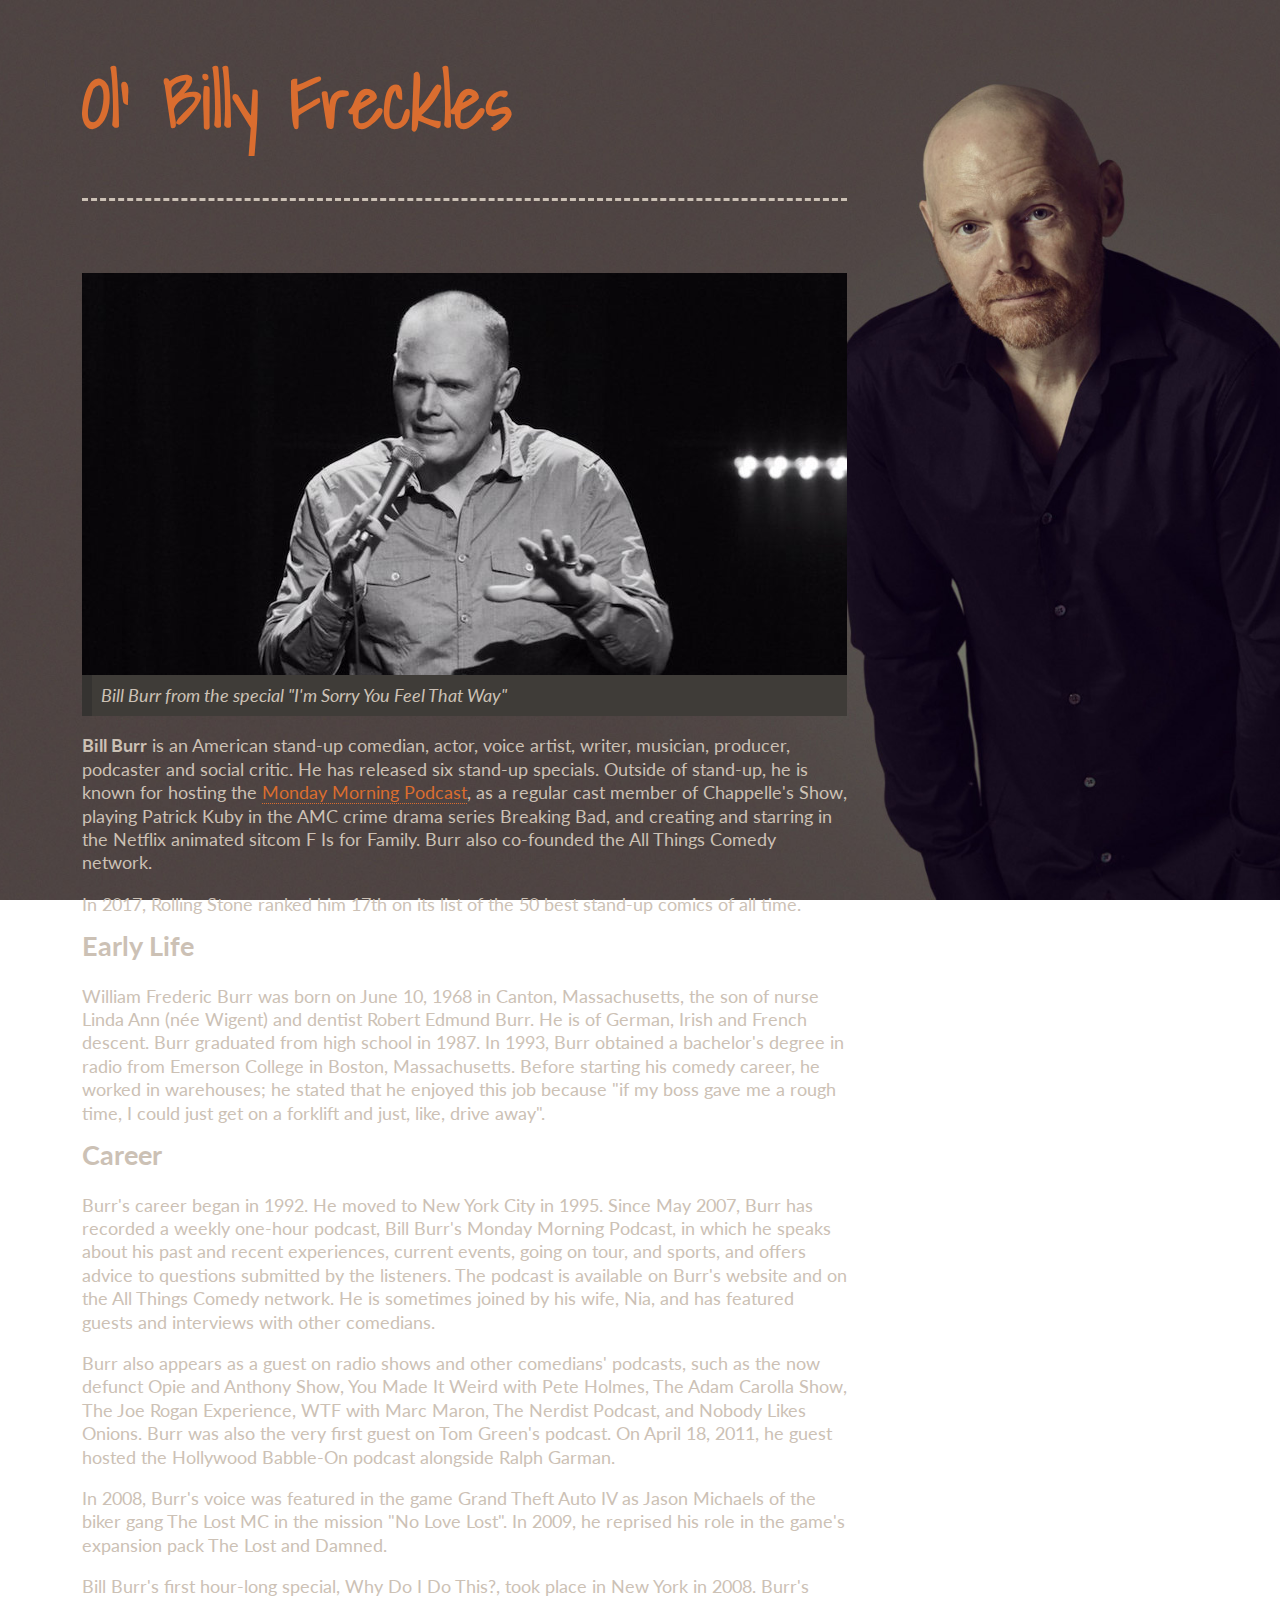
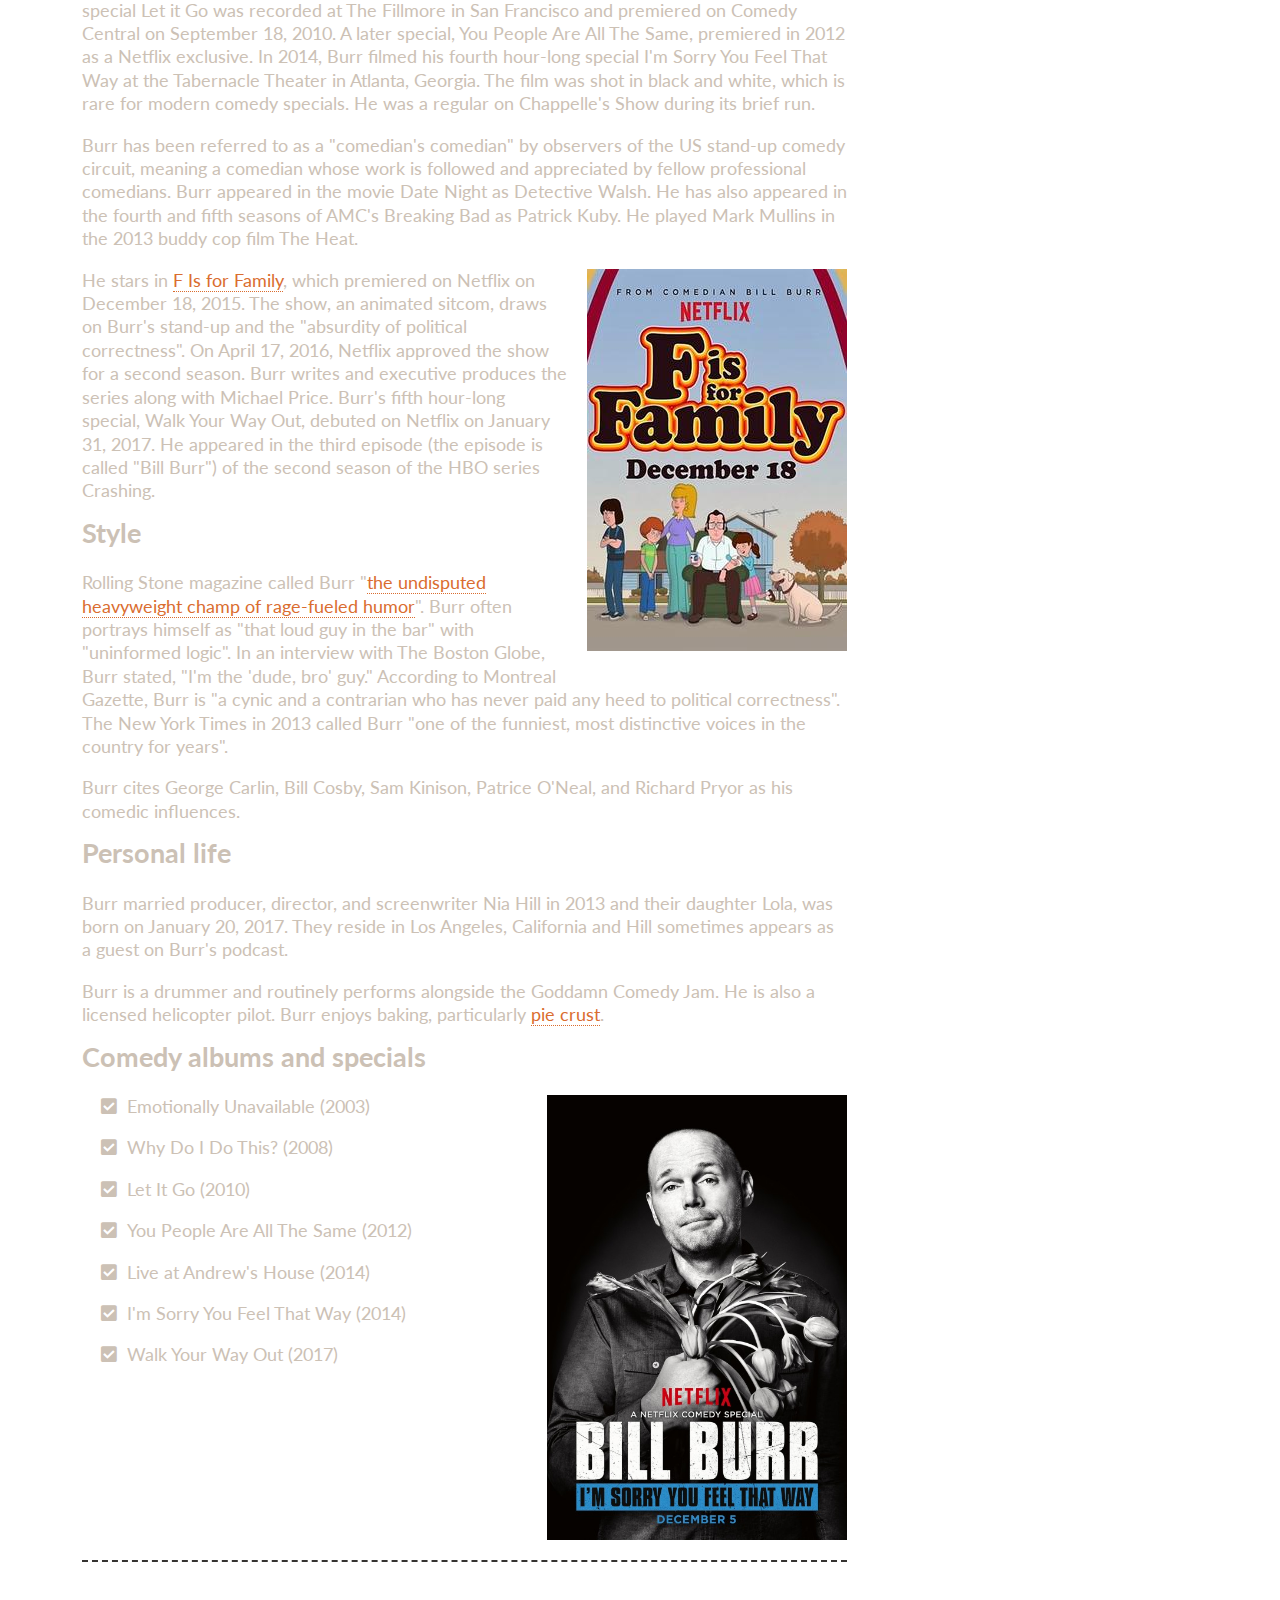
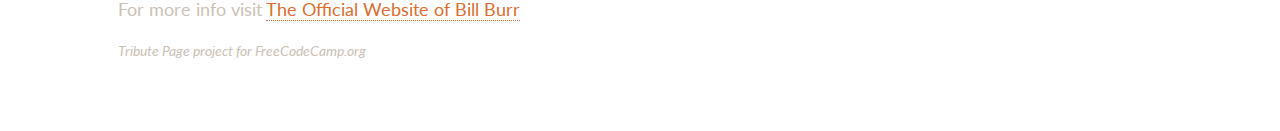
<file: tribute/index.html>
<!DOCTYPE html>
<html lang="en">
<head>
    <meta charset="UTF-8">
    <link rel="stylesheet" href="style.css">
    <link rel="stylesheet" href="https://use.fontawesome.com/releases/v5.3.1/css/all.css">
    <title>Ol' Billy Freckles</title>
</head>
<body>
    <div id="main">
        <h1 id="title">Ol' Billy Freckles</h1>
        <div id="img-div">
            <img src="img/bill-burr-stage.jpg" alt="" id="image">
            <p id="img-caption">Bill Burr from the special "I'm Sorry You Feel That Way"</p>
        </div>
        <div id="tribute-info">
            <p>
                <strong>Bill Burr</strong> is an American stand-up comedian, actor, voice artist, writer, musician, producer, podcaster and social critic. He has released six stand-up specials. Outside of stand-up, he is known for hosting the <a href="http://billburr.com/podcast/" target="_blank">Monday Morning Podcast</a>, as a regular cast member of Chappelle's Show, playing Patrick Kuby in the AMC crime drama series Breaking Bad, and creating and starring in the Netflix animated sitcom F Is for Family. Burr also co-founded the All Things Comedy network.
            </p>
            <p>
                In 2017, Rolling Stone ranked him 17th on its list of the 50 best stand-up comics of all time.
            </p>
            <h2>Early Life</h2>
            <p>
                William Frederic Burr was born on June 10, 1968 in Canton, Massachusetts, the son of nurse Linda Ann (née Wigent) and dentist Robert Edmund Burr. He is of German, Irish and French descent. Burr graduated from high school in 1987. In 1993, Burr obtained a bachelor's degree in radio from Emerson College in Boston, Massachusetts. Before starting his comedy career, he worked in warehouses; he stated that he enjoyed this job because "if my boss gave me a rough time, I could just get on a forklift and just, like, drive away".
            </p>
            <h2>Career</h2>
            <p>
                Burr's career began in 1992. He moved to New York City in 1995. Since May 2007, Burr has recorded a weekly one-hour podcast, Bill Burr's Monday Morning Podcast, in which he speaks about his past and recent experiences, current events, going on tour, and sports, and offers advice to questions submitted by the listeners. The podcast is available on Burr's website and on the All Things Comedy network. He is sometimes joined by his wife, Nia, and has featured guests and interviews with other comedians.
            </p>
            <p>
                Burr also appears as a guest on radio shows and other comedians' podcasts, such as the now defunct Opie and Anthony Show, You Made It Weird with Pete Holmes, The Adam Carolla Show, The Joe Rogan Experience, WTF with Marc Maron, The Nerdist Podcast, and Nobody Likes Onions. Burr was also the very first guest on Tom Green's podcast. On April 18, 2011, he guest hosted the Hollywood Babble-On podcast alongside Ralph Garman.
            </p>
            <p>
                In 2008, Burr's voice was featured in the game Grand Theft Auto IV as Jason Michaels of the biker gang The Lost MC in the mission "No Love Lost". In 2009, he reprised his role in the game's expansion pack The Lost and Damned.
            </p>
            <p>
                Bill Burr's first hour-long special, Why Do I Do This?, took place in New York in 2008. Burr's special Let it Go was recorded at The Fillmore in San Francisco and premiered on Comedy Central on September 18, 2010. A later special, You People Are All The Same, premiered in 2012 as a Netflix exclusive. In 2014, Burr filmed his fourth hour-long special I'm Sorry You Feel That Way at the Tabernacle Theater in Atlanta, Georgia. The film was shot in black and white, which is rare for modern comedy specials. He was a regular on Chappelle's Show during its brief run.
            </p>
            <p>
                Burr has been referred to as a "comedian's comedian" by observers of the US stand-up comedy circuit, meaning a comedian whose work is followed and appreciated by fellow professional comedians. Burr appeared in the movie Date Night as Detective Walsh. He has also appeared in the fourth and fifth seasons of AMC's Breaking Bad as Patrick Kuby. He played Mark Mullins in the 2013 buddy cop film The Heat.
            </p>
            <p>
                <img src="img/F-is-for-Family.jpg" alt="F is for Family" class="img-right img-300">
                He stars in <a href="https://en.wikipedia.org/wiki/F_Is_for_Family" target="_blank">F Is for Family</a>, which premiered on Netflix on December 18, 2015. The show, an animated sitcom, draws on Burr's stand-up and the "absurdity of political correctness". On April 17, 2016, Netflix approved the show for a second season. Burr writes and executive produces the series along with Michael Price. Burr's fifth hour-long special, Walk Your Way Out, debuted on Netflix on January 31, 2017. He appeared in the third episode (the episode is called "Bill Burr") of the second season of the HBO series Crashing.
            </p>
            <h2>Style</h2>
            <p>
                Rolling Stone magazine called Burr "<a href="https://www.rollingstone.com/movies/movie-news/bill-burr-is-the-new-louis-c-k-188857/" target="_blank">the undisputed heavyweight champ of rage-fueled humor</a>". Burr often portrays himself as "that loud guy in the bar" with "uninformed logic". In an interview with The Boston Globe, Burr stated, "I'm the 'dude, bro' guy." According to Montreal Gazette, Burr is "a cynic and a contrarian who has never paid any heed to political correctness". The New York Times in 2013 called Burr "one of the funniest, most distinctive voices in the country for years".
            </p>
            <p>
                Burr cites George Carlin, Bill Cosby, Sam Kinison, Patrice O'Neal, and Richard Pryor as his comedic influences.
            </p>
            <h2>Personal life</h2>
            <p>
                Burr married producer, director, and screenwriter Nia Hill in 2013 and their daughter Lola, was born on January 20, 2017. They reside in Los Angeles, California and Hill sometimes appears as a guest on Burr's podcast.
            </p>
            <p>
                Burr is a drummer and routinely performs alongside the Goddamn Comedy Jam. He is also a licensed helicopter pilot. Burr enjoys baking, particularly <a href="https://www.youtube.com/watch?v=LoWCMzHWlRk" target="_blank">pie crust</a>.
            </p>
            <h2>Comedy albums and specials</h2>
            <img src="img/bill-burr-im-sorry-you-feel-that-way.jpg" alt="Bill Burr - I'm Sorry You Feel That Way" class="img-right img-300">
            <ul class="fa-ul">
                <li><span class="fa-li" ><i class="fas fa-check-square"></i></span>Emotionally Unavailable (2003)</li>
                <li><span class="fa-li" ><i class="fas fa-check-square"></i></span>Why Do I Do This? (2008)</li>
                <li><span class="fa-li" ><i class="fas fa-check-square"></i></span>Let It Go (2010)</li>
                <li><span class="fa-li" ><i class="fas fa-check-square"></i></span>You People Are All The Same (2012)</li>
                <li><span class="fa-li" ><i class="fas fa-check-square"></i></span>Live at Andrew's House (2014)</li>
                <li><span class="fa-li" ><i class="fas fa-check-square"></i></span>I'm Sorry You Feel That Way (2014) </li>
                <li><span class="fa-li" ><i class="fas fa-check-square"></i></span>Walk Your Way Out (2017)</li>
            </ul>
        </div>
        <div id="footer">
            <p>
                For more info visit <a href="http://billburr.com" id="tribute-link" target="_blank">The Official Website of Bill Burr</a>
            </p>
            <p class="copyright">
                Tribute Page project for FreeCodeCamp.org 
            </p>
        </div>
    </div>
    <!-- <script src="https://cdn.freecodecamp.org/testable-projects-fcc/v1/bundle.js"></script> -->
</body>
</html>
</file>
<file: doc/css/github-gist.css>
/**
 * GitHub Gist Theme
 * Author : Louis Barranqueiro - https://github.com/LouisBarranqueiro
 */

.hljs {
  display: block;
  background: white;
  padding: 0.5em;
  color: #333333;
  overflow-x: auto;
}

.hljs-comment,
.hljs-meta {
  color: #969896;
}

.hljs-string,
.hljs-variable,
.hljs-template-variable,
.hljs-strong,
.hljs-emphasis,
.hljs-quote {
  color: #df5000;
}

.hljs-keyword,
.hljs-selector-tag,
.hljs-type {
  color: #a71d5d;
}

.hljs-literal,
.hljs-symbol,
.hljs-bullet,
.hljs-attribute {
  color: #0086b3;
}

.hljs-section,
.hljs-name {
  color: #63a35c;
}

.hljs-tag {
  color: #333333;
}

.hljs-title,
.hljs-attr,
.hljs-selector-id,
.hljs-selector-class,
.hljs-selector-attr,
.hljs-selector-pseudo {
  color: #795da3;
}

.hljs-addition {
  color: #55a532;
  background-color: #eaffea;
}

.hljs-deletion {
  color: #bd2c00;
  background-color: #ffecec;
}

.hljs-link {
  text-decoration: underline;
}
</file>
<file: doc/css/style.css>
@import url('https://fonts.googleapis.com/css?family=Lato');

* {
  margin: 0;
  padding: 0;
  
}

.wrapper {
  max-width: 1200px;
  margin: 0 auto;
  height: 100%;
  position: relative;
  padding: 10px;
  font-family: 'Lato', sans-serif;
  color: #666;
  line-height: 1.6em;
  font-size: 16px;
}

header h1 {
  text-indent: -10000px;
  background: url(../img/Rails-Guide.png) no-repeat;
  width: 299px;
  height: 45px;
  margin-bottom: 10px;
}

nav h2, nav h3 {
  margin-bottom: 20px;
}

nav {
  position: fixed;
  width: 300px;
  padding-top: 20px;
  border-right: 1px solid #eeeeee;
  height: 100vh;
}

nav ul {
  list-style-type: none;
}

.chapters li a {
  display: block;
  padding: 5px 5px 5px 20px;
  text-decoration: none;
  border-bottom: 1px solid #eeeeee;
  color: #c95e5e;
}

.chapters li a:hover {
  background: #fcfcfc;
}

.sub-chapter {
  display: none;
}

.sub-chapter i {
  font-size: 8px;
  display: inline-block;
  margin: 0 15px 0 2px;
}

.sub-chapter li a {
  display: block;
}

main h3, main h4, main p, main ul {
  margin: 25px 0;
}

main {
  position: absolute;
  top: 20px;
  left: 350px;
}

main a {
  display: inline-block;
  color: #cc0000;
  text-decoration: none;
  padding-bottom: 1px;
}

main h4 a {
  color: #666;
}

main h3 a:hover, main h4 a:hover {
  padding-bottom: 1px;
  border-bottom: none;
}

main a:hover {
  padding-bottom: 0;
  border-bottom: 1px dotted;
}

main ul {
  margin-left: 20px;
}

code {
  border-radius: 5px;
  background-color: #f5f5f5 !important;
  margin-bottom: 20px;
  line-height: 1.2em;
}

.note::before {
  content: url(../img/paperclip.png);
  display: block;
  position: absolute;
  top: -10px;
  left: -5px;
  transform: rotate(30deg);
}

.note {
  margin-bottom: 20px;
  margin-left: 10px;
  padding: 20px;
  background: #fff6d0;
  position: relative;
}

/* MEDIA QUERIES */

@media screen and (max-width: 1095px){

pre {
  white-space: pre-wrap;
}

}

@media screen and (max-width: 800px) {

nav {
  position: static;
  height: 100%;
  margin: 0 auto;
  border: none;
  width: 100%;
  text-align: center;
}

header h1 {
  margin: 0 auto;
  border: none;
}

main {
  position: static;
}

nav h3 {
  min-height: 30px;
  padding-right: 40px;
  display: inline-block;
  background: url(../img/hamburger.png) no-repeat right;
  font-size: 1.5em;
  cursor: pointer;
}

.chapters {
  display: none;
}

.show {
  display: block;
}

}
</file>
<file: landing/style.css>
@import url("https://fonts.googleapis.com/css?family=Lato|Cormorant+Garamond");

* {
  margin: 0;
  padding: 0;
  font-family: "Lato", sans-serif;
  font-weight: 100;
}

h1,
h2,
h3,
h4,
h5,
h6 {
  font-family: "Cormorant Garamond", serif;
}

a {
  text-decoration: none !important;
  color: #71a189;
}

a:hover {
  color: #608b76;
}

#header {
  background: url(img/main-bg.jpg) top right no-repeat;
  background-size: cover;
  height: 100vh;
  position: relative;
  overflow: hidden;
}

#header-img {
  display: block;
  padding: 3em 5em;
  opacity: 0.8;
}

.scroll-navbar {
  text-align: right;
  height: 4em;
  width: 100%;
  background: rgba(0, 0, 0, 0.8);
  margin-bottom: 1em;
  position: fixed;
  box-shadow: 0 0 30px -10px #979797;
  display: flex;
  z-index: 999;
}

.scroll-navbar ul {
  display: flex;
  flex-direction: row;
  list-style: none;
  position: absolute;
  right: 1em;
}

.scroll-navbar li {
  margin-right: 2em;
  text-transform: uppercase;
  padding: 1em;
}

.scroll-navbar a {
  color: #ffffff;
  transition: 500ms;
}

.scroll-navbar a:hover {
  color: #ce6565;
  transition: 500ms;
}

#nav-bar {
  position: absolute;
  top: 2em;
  right: 2em;
}

#nav-bar ul {
  display: flex;
  flex-direction: row;
  list-style: none;
}

#nav-bar a {
  display: block;
  margin: 1.5em;
  padding: 0;
  text-transform: uppercase;
  color: #e0e0e0;
  font-weight: 400;
}

#nav-bar a:hover {
  color: #ffffff;
  padding-bottom: 0.5em;
  font-weight: 500;
  border-bottom: 2px solid;
  transition: 500ms;
}

#scroll-logo {
  display: block;
  height: 90%;
  padding-left: 3em;
}

.slogan {
  color: #fff;
  position: absolute;
  top: 20em;
  right: 3em;
}

.slogan h1 {
  font-size: 7em;
  line-height: 0.8em;
  font-weight: 400;
  margin-bottom: 0.3em;
  display: inline-block;
  padding: 0.3em;
  background: rgba(0, 0, 0, 0.4);
}

#assortment {
  padding-top: 1px;
  max-width: 1060px;
  margin: 0 auto 100px;
}

.sortItem {
  display: flex;
  flex-direction: row;
  flex: 0 0 auto;
  align-items: center;
  margin: 150px 0;
}

.reverseFlex {
  flex-direction: row-reverse;
}

.sortImg {
  border-radius: 50%;
  padding: 10px 101px;
}

.sortDesc h2 {
  color: #72435b;
  font-size: 2.5em;
  padding-bottom: 1em;
}

.sortDesc {
  font-size: 1.1em;
  color: #686868;
  margin-left: 100px;
  align-self: center;
}

.reverseFlex .sortDesc {
  margin-left: 0;
  margin-right: 100px;
}

.sortDesc a {
  color: #71a189;
  display: block;
  margin-top: 3em;
}

.sortDesc a:hover {
  color: #608b76;
}

.white {
  background: #faf4d5;
}

.red {
  background: #f3d7d7;
}

#news {
  background: url(img/news-bg.jpg) center no-repeat fixed;
  min-height: 300px;
  padding: 50px;
}

.postPreview {
  background: #ffffff;
  max-width: 800px;
  margin: 50px auto;
  padding: 3em;
  display: flex;
}

.postImg {
  display: block;
  padding-right: 2em;
  align-self: center;
  min-width: 45%;
}

.postImg img {
  display: block;
  max-width: 100%;
  height: auto;
}

.postPreview a h3 {
  color: #72435b;
  font-size: 2em;
  line-height: 1em;
  margin-bottom: 1em;
}

.postPreview small {
  display: block;
  margin-bottom: 1em;
  font-style: italic;
  color: #bbbbbb;
}

.postPreview p {
  font-size: 1.1em;
  line-height: 1.5em;
  color: #686868;
}

.readMore {
  display: inline-block;
  margin-top: 1em;
}

.readMore {
  color: #71a189;
  padding: 3px;
}

.readMore:hover {
  color: #608b76;
}

#about {
  display: flex;
  margin: 100px auto;
  padding: 150px auto 0;
  width: 90%;
}

.title {
  align-self: center;
  background: #72435b;
  text-align: center;
  min-width: 40%;
}

.title h2 {
  font-size: 3.5em;
  color: #8b6277;
  padding: 0.5em 1em;
}

.aboutDesc {
  padding: 0 5em;
  color: #686868;
  line-height: 1.5em;
  font-size: 1.1em;
  align-self: center;
}

.aboutDesc h3 {
  font-size: 2.5em;
  color: #71a189;
  margin-bottom: 1em;
}

p.firstP {
  padding-bottom: 3em;
}

#contact {
  display: flex;
  flex-direction: row;
  max-width: 1060px;
  margin: 0 auto;
}

.contact-col {
  min-width: 50%;
}

#contact h2 {
  font-size: 3em;
  color: #72435b;
}

#contact ul {
  list-style: none;
}

#contact li {
  display: block;
  margin-bottom: 1em;
  font-size: 1.2em;
  font-style: italic;
  color: #71a189;
}

#contact i {
  padding-right: 10px;
  color: #686868;
}

.btn-primary {
  background: #72435b;
  border-color: #72435b;
}

.btn-primary:hover {
  background: #8b6277;
  border-color: #8b6277;
}

footer {
  background: url(img/footer-bg.jpg) no-repeat bottom center;
  min-height: 600px;
}
</file>
<file: landing/responsive.css>
@media only screen 
            and (min-width: 340px)
            and (max-width: 1080px)
            and (orientation: portrait) {
.slogan {
  position: static;
  margin: 0 auto;
  text-align: center;
}

.slogan h1 {
  font-size: 3em;
  text-align: center;
}

#header-img {
  margin: auto;
  padding: 5em 0;
}

#header {
  overflow: hidden;
}

#nav-bar {
  display: none;
  height: 1px;
  width: 1px;
  position: absolute;
  right: -9999px;
}

.scroll-navbar {
  display: none;
  height: 1px;
  width: 1px;
  position: absolute;
  right: -9999px;
}

#assortment {
  max-width: 95%;
}

.sortImg {
  max-width: 100%;
  padding: 10px 85px;
}

.sortImg img {
  display: block;
  max-width: 100%;
  height: auto;
}

.sortItem {
  flex-direction: column;
  align-content: center;
}

.reverseFlex {
  flex-direction: column;
}

.reverseFlex .sortDesc {
  margin: 0;
}

.sortDesc {
  margin: 0;
}

.sortDesc h2 {
  margin-top: 1em;
  text-align: center;
}

#news {
  padding: 1em;
}

.postImg {
  min-width: 100%;
  padding: 0 0 2em;
}

.postPreview {
  flex-direction: column;
  max-width: 95%;
}


#about {
  flex-direction: column;
}

.title {
  width: 100%;
  margin-bottom: 3em;
}

.aboutDesc {
  padding: 0 1em;
}

#contact {
  flex-direction: column;
  align-content: center;
  max-width: 90%;
  margin: 0 auto;
  padding: 30px 0;
}

#contact h2 {
  margin-bottom: 1em;
}

#form {
  margin-top: 2em;
}

}
</file>
<file: survey/style.css>
body {
  background: #ececec;
  color: #616161;
}

main {
  background: #ffffff;
  max-width: 60%;
  margin: 5em auto;
  border: 3px solid #e6e6e6;
  border-radius: 10px;
  box-shadow: 0 0 30px 1px #dadada;
  padding: 5em 10em;
}

::placeholder {
  color: #d4d4d4 !important;
  opacity: 1;
}

@media (max-width: 1440px) {
main {
  max-width: 80%;
}
}

@media only screen and (max-width: 1080px) {
main {
  max-width: 95%;
  padding: 5%;
  margin: 1em auto;
}
}
</file>
<file: tribute/style.css>
@import url('https://fonts.googleapis.com/css?family=Lato|Shadows+Into+Light');

* {
    margin: 0;
    padding: 0;
}

body, html {
    font-family: 'Lato', sans-serif;
    color: #ccc1b5;
    font-size: 18px;
    line-height: 1.3em;
    height: 100%;
    width: auto;
    background: url(img/bill-burr-1920x1080.jpg) 70% 50% no-repeat fixed;
    background-size: cover;
}

#main {
    max-width: 765px;
    margin-left: 10%;
    padding: 1em;
}

#title {
    font-family: 'Shadows Into Light', cursive;
    font-size: 4em;
    padding-top: 1em;
    height: 1.5em;
    color: #da6d2f;
    border-bottom: 3px dashed #ccc1b5;
}

h1, h2, h3, h4, p {
    margin-bottom: 1em;
}

li {
    margin-bottom: 1em;
}

a {
    color: #da6d2f;
    text-decoration: none;
    border-bottom: 1px dotted #da6d2f;
}

a:hover {
    border: none;
}

#image {
    display: block;
    max-width: 100%;
    height: auto;
}

#img-caption {
    font-style: italic;
    padding: 0.5em;
    margin: 0 0 1em 0;
    max-width: 100%;
    background: #3f3c38;
    border-left: 10px solid #353331;
}

.img-left {
    float: left;
    padding: 0 20px 20px 0;
}

.img-right {
    float: right;
    padding: 0 0 20px 20px;
}

.img-300 {
    max-width: 300px;
}

#footer {
    clear: both;
    padding: 2em;
    margin-top: 5em;
    border-top: 2px dashed #353331;
}

.copyright {
    font-style: italic;
    color: #ccc1b5;
    font-size: 14px;
}

@media (max-width: 1439px) {
#main {
    margin-left: 5%;
}
}

@media (max-width: 1110px) {
#main {
    max-width: 60%;
}
.img-left, .img-right {
    float: none;
    padding: 0 20px 20px 0;
    display: block;
}
.img-300 {
    max-width: 300px;
}
}

@media (max-width: 732px) {
#title {
    font-size: 3em;
}
}

@media (max-width: 812px) {
body, html {
    background-position: left bottom;
}
#main {
    max-width: 90%;
    margin: auto;
}
}

@media only screen
    and (min-width: 375px)
    and (max-width: 1080px)
    and (orientation: portrait) {
body, html {
    background-position: left bottom;
    height: 100vh;
}
#main {
    max-width: 90%;
    margin: auto;
}
#image {
    display: block;
    min-width: 100%;
    height: auto;
}
.img-300 {
    display: block;
    min-width: 70%;
    height: auto;
    margin: auto;
}
}
</file>
